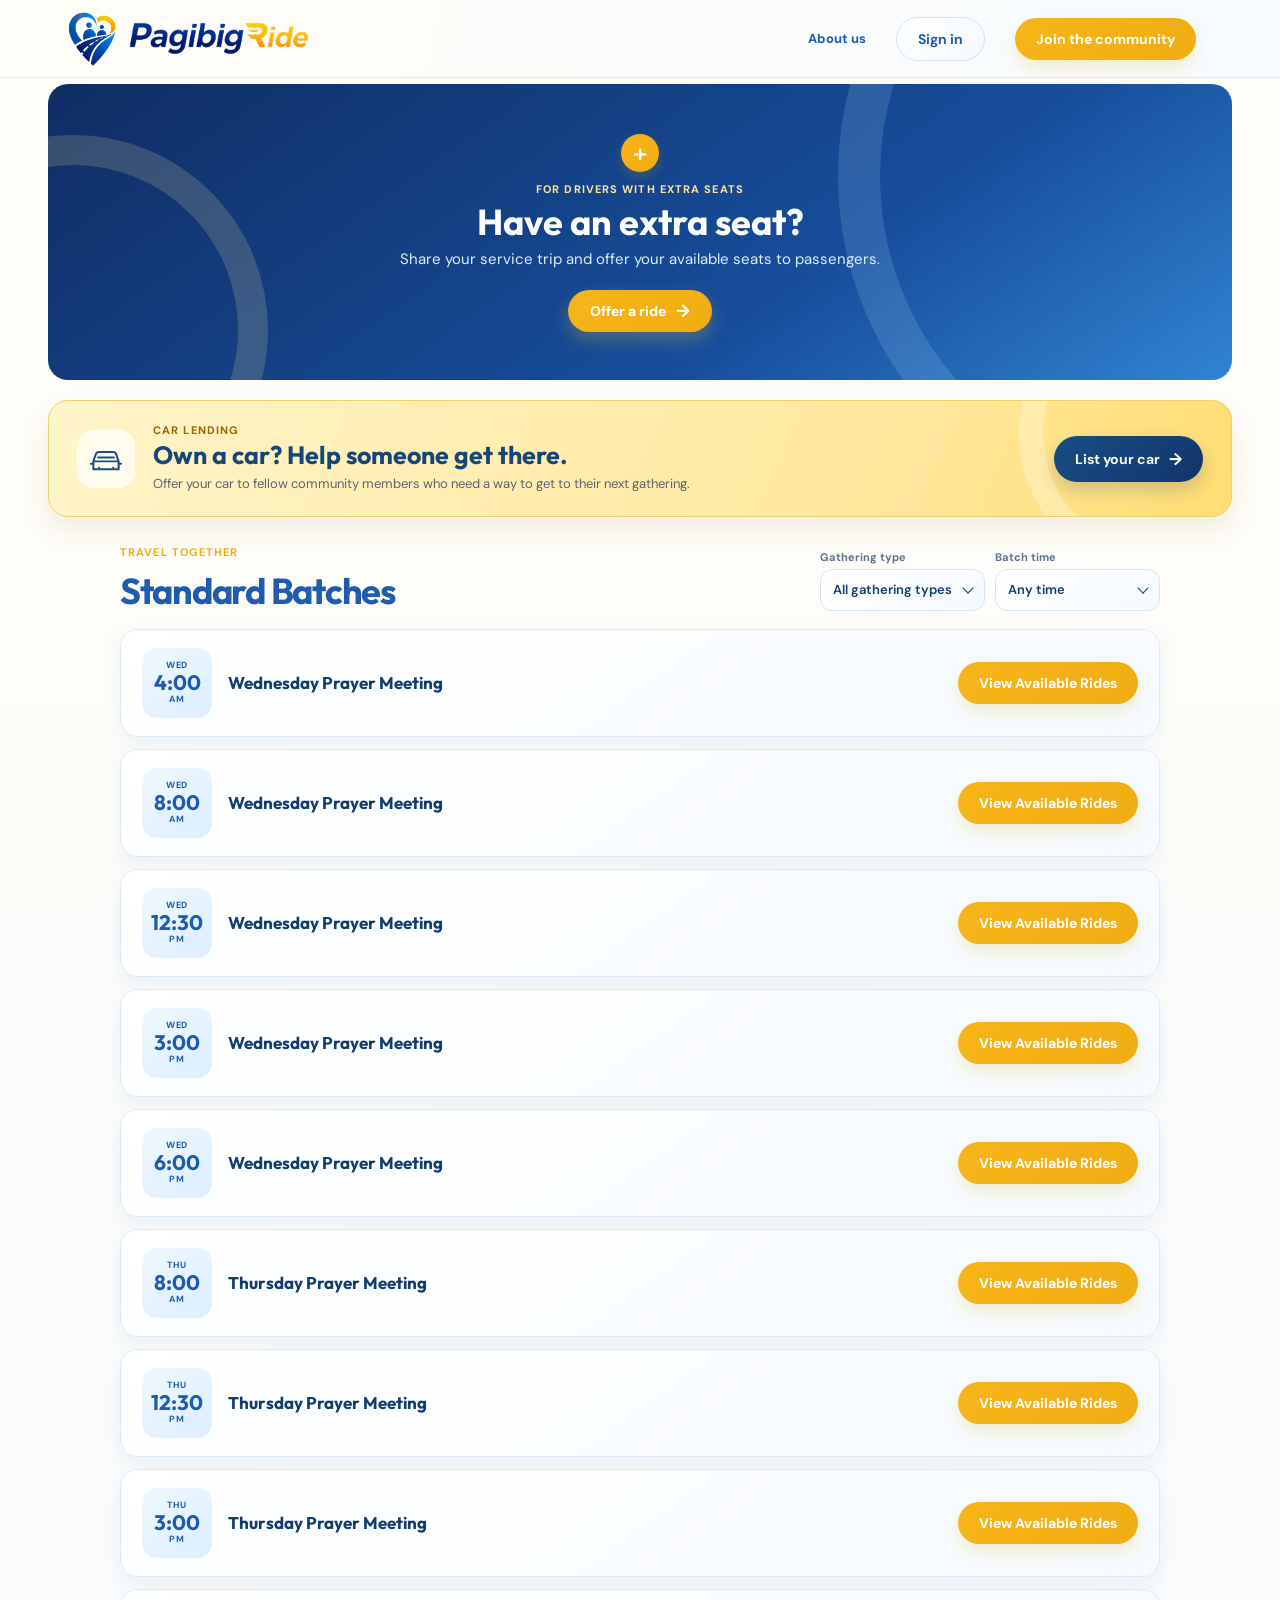
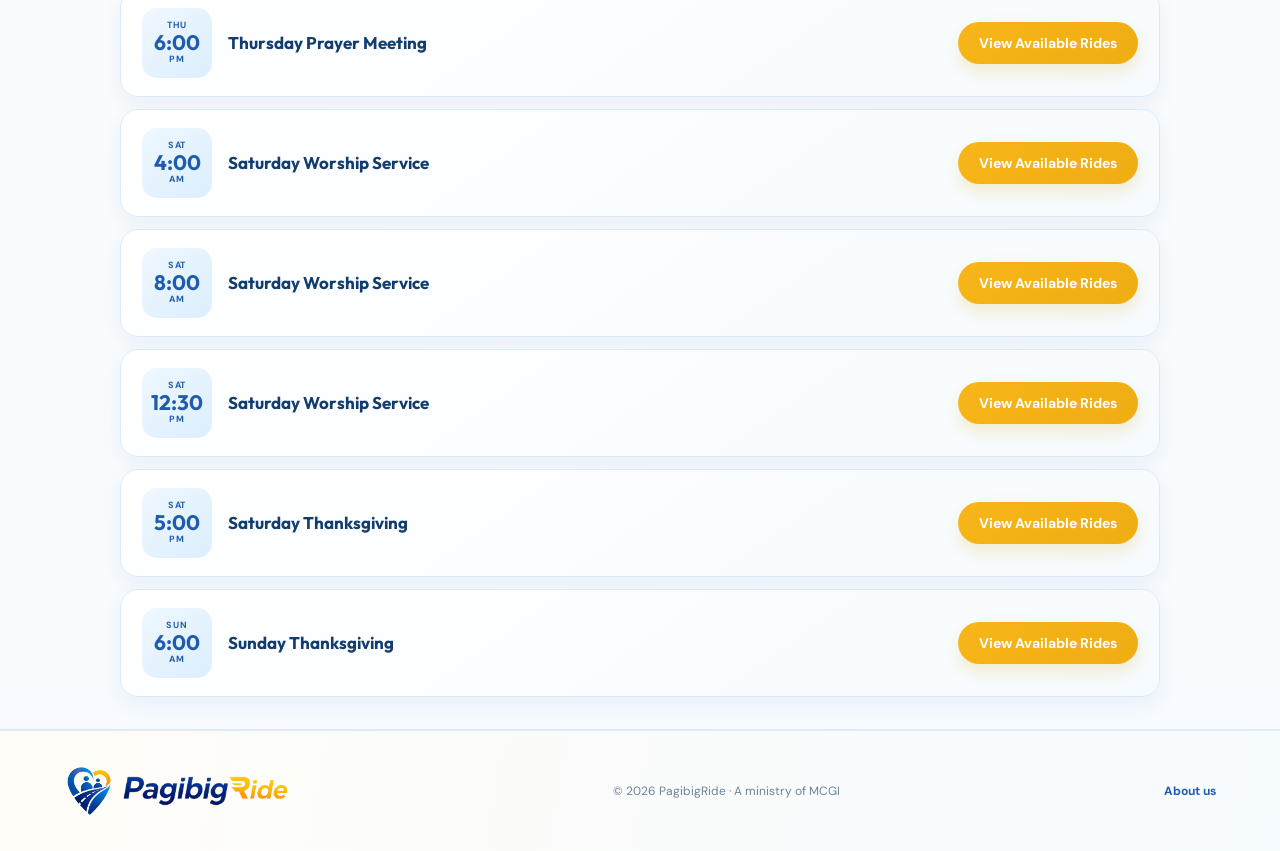
<file: index.html>
<!doctype html>
<html lang="en">

<head>
    <meta charset="UTF-8" />
    <meta name="viewport" content="width=device-width, initial-scale=1.0" />
    <title>PagibigRide — Ride together in love</title>
    <link rel="icon" type="image/png" href="pagibigride-submark.png">
    <link rel="preconnect" href="https://fonts.googleapis.com">
    <link rel="preconnect" href="https://fonts.gstatic.com" crossorigin>
    <link
        href="https://fonts.googleapis.com/css2?family=DM+Sans:wght@400;500;600;700&family=Outfit:wght@500;600;700;800&display=swap"
        rel="stylesheet">
    <link rel="stylesheet" href="style.css">
</head>

<body>
    <nav class="nav">
        <a class="brand" href="#">
            <img class="brand-logo" src="pagibigride-submark.png" alt="">
            <img class="brand-wordmark" src="pagibigride-wordmark.png" alt="PagibigRide" width="180" height="40">
        </a>
        <div class="navlinks">
            <a class="about-nav-link" href="about.html">About us</a>
            <a class="button alt" href="auth/login.html" data-guest-only>Sign in</a>
            <a class="button" href="auth/signup.html" data-guest-only>Join the community</a>
        </div>
        <details class="mobile-nav">
            <summary aria-label="Open navigation menu"><span></span><span></span><span></span></summary>
            <div class="mobile-menu-panel">
                <a href="about.html">About us</a>
                <a href="auth/login.html" data-guest-only>Sign in</a>
                <a class="mobile-menu-join" href="auth/signup.html" data-guest-only>Join the community</a>
            </div>
        </details>
        <div class="account-menu" data-account-menu hidden>
            <button class="account-avatar" type="button" data-account-avatar aria-label="Open account menu"
                aria-haspopup="true" aria-expanded="false" aria-controls="account-dropdown">
                <span data-account-initial aria-hidden="true"></span>
            </button>
            <div class="account-dropdown" id="account-dropdown" role="menu" hidden>
                <div class="account-dropdown-email" data-account-email></div>
                <button class="account-logout" type="button" role="menuitem" data-account-logout>Log out</button>
            </div>
        </div>
    </nav>
    <main>
        <section class="rides" id="rides" aria-labelledby="rides-heading">
            <div class="create-ride-area">
                <div class="create-ride-callout">
                    <span class="create-ride-icon" aria-hidden="true">+</span>
                    <div class="label">For drivers with extra seats</div>
                    <h2>Have an extra seat?</h2>
                    <p>Share your service trip and offer your available seats to passengers.</p>
                    <a class="button create-ride-trigger" href="auth/login.html" data-create-ride>Offer a ride <span
                            aria-hidden="true">→</span></a>
                </div>
            </div>
            <a class="car-lending-card" href="car-lending.html" aria-labelledby="car-lending-title">
                <div class="car-lending-icon" aria-hidden="true">
                    <svg viewBox="0 0 48 48" fill="none">
                        <path d="m8 27 3.2-9.1a4 4 0 0 1 3.8-2.7h18a4 4 0 0 1 3.8 2.7L40 27v10H8V27Z"
                            stroke="currentColor" stroke-width="2.5" stroke-linejoin="round" />
                        <path d="M10 27h28M15 35h.1M33 35h.1M8 30H5m38 0h-3M14 22h20" stroke="currentColor"
                            stroke-width="2.5" stroke-linecap="round" />
                    </svg>
                </div>
                <div class="car-lending-copy">
                    <div class="label">Car lending</div>
                    <h2 id="car-lending-title">Own a car? Help someone get there.</h2>
                    <p>Offer your car to fellow community members who need a way to get to their next gathering.</p>
                </div>
                <span class="button car-lending-action">List your car <span aria-hidden="true">→</span></span>
            </a>
            <section class="my-ride-offers" id="my-ride-offers" aria-labelledby="my-ride-offers-title" aria-live="polite" hidden>
                <div class="my-ride-offers-heading">
                    <div>
                        <div class="label">Driver dashboard</div>
                        <h2 id="my-ride-offers-title">Your ride offers</h2>
                    </div>
                    <p>Offers you create appear here.</p>
                </div>
                <div class="my-ride-offers-list" id="my-ride-offers-list"></div>
            </section>
            <section class="my-ride-offers my-accepted-rides" id="my-accepted-rides" aria-labelledby="my-accepted-rides-title" aria-live="polite" hidden>
                <div class="my-ride-offers-heading">
                    <div>
                        <div class="label">Passenger dashboard</div>
                        <h2 id="my-accepted-rides-title">Your accepted rides</h2>
                    </div>
                    <p>Rides you accept appear here.</p>
                </div>
                <div class="my-ride-offers-list" id="my-accepted-rides-list"></div>
            </section>
            <div class="rides-wrap">
                <div class="rides-heading">
                    <div>
                        <div class="label">Travel together</div>
                        <h2 class="heading" id="rides-heading">Standard Batches</h2>
                    </div>
                    <button class="batch-filter-toggle" id="batch-filter-toggle" type="button"
                        aria-label="Show batch filters" aria-expanded="false" aria-controls="batch-filters">
                        <svg aria-hidden="true" viewBox="0 0 24 24" fill="none">
                            <path d="M4 7h16M7 12h10m-7 5h4" stroke="currentColor" stroke-width="1.8"
                                stroke-linecap="round" />
                        </svg>
                        <span class="batch-filter-toggle-label">Filters</span>
                    </button>
                    <div class="batch-filters" id="batch-filters" role="group" aria-label="Filter Standard Batches">
                        <div class="batch-filter">
                            <span id="batch-type-label">Gathering type</span>
                            <button class="batch-filter-trigger" id="batch-type-filter" type="button"
                                aria-labelledby="batch-type-label batch-type-value" aria-haspopup="listbox"
                                aria-expanded="false" aria-controls="batch-type-options">
                                <span class="batch-filter-value" id="batch-type-value">All gathering types</span>
                            </button>
                            <div class="batch-filter-menu" id="batch-type-options" role="listbox"
                                aria-labelledby="batch-type-label" hidden></div>
                        </div>
                        <div class="batch-filter">
                            <span id="batch-time-label">Batch time</span>
                            <button class="batch-filter-trigger" id="batch-time-filter" type="button"
                                aria-labelledby="batch-time-label batch-time-value" aria-haspopup="listbox"
                                aria-expanded="false" aria-controls="batch-time-options">
                                <span class="batch-filter-value" id="batch-time-value">Any time</span>
                            </button>
                            <div class="batch-filter-menu" id="batch-time-options" role="listbox"
                                aria-labelledby="batch-time-label" hidden></div>
                        </div>
                    </div>
                </div>
                <article class="ride-card">
                    <div class="ride-date" aria-label="Wednesday at 4:00 AM">
                        <span>WED</span>
                        <strong>4:00</strong>
                        <span>AM</span>
                    </div>
                    <div class="ride-info">
                        <div class="ride-title-row">
                            <h3>Wednesday Prayer Meeting</h3>

                        </div>
                    </div>
                    <button class="button ride-action ride-details-button batch-drivers-button" type="button"
                        aria-haspopup="dialog" aria-controls="drivers-modal" data-ride-title="Wednesday Prayer Meeting"
                        data-ride-driver="Brother Joseph" data-ride-origin="Pasig Palengke"
                        data-ride-map-origin="Pasig Palengke, Pasig, Philippines" data-ride-destination="MCGI Chapel"
                        data-ride-map-destination="MCGI CHAPEL, XQ66+66V, Apalit, Pampanga" data-ride-vehicle="Van"
                        data-ride-seats="3 seats available">View Available Rides</button>
                </article>
                <article class="ride-card">
                    <div class="ride-date" aria-label="Wednesday at 8:00 AM">
                        <span>WED</span>
                        <strong>8:00</strong>
                        <span>AM</span>
                    </div>
                    <div class="ride-info">
                        <div class="ride-title-row">
                            <h3>Wednesday Prayer Meeting</h3>

                        </div>
                    </div>
                    <button class="button ride-action ride-details-button batch-drivers-button" type="button"
                        aria-haspopup="dialog" aria-controls="drivers-modal" data-ride-title="Wednesday Prayer Meeting"
                        data-ride-driver="Brother Joseph" data-ride-origin="Pasig Palengke"
                        data-ride-map-origin="Pasig Palengke, Pasig, Philippines" data-ride-destination="MCGI Chapel"
                        data-ride-map-destination="MCGI CHAPEL, XQ66+66V, Apalit, Pampanga" data-ride-vehicle="Van"
                        data-ride-seats="3 seats available">View Available Rides</button>
                </article>
                <article class="ride-card">
                    <div class="ride-date" aria-label="Wednesday at 12:30 PM">
                        <span>WED</span>
                        <strong>12:30</strong>
                        <span>PM</span>
                    </div>
                    <div class="ride-info">
                        <div class="ride-title-row">
                            <h3>Wednesday Prayer Meeting</h3>

                        </div>
                    </div>
                    <button class="button ride-action ride-details-button batch-drivers-button" type="button"
                        aria-haspopup="dialog" aria-controls="drivers-modal" data-ride-title="Wednesday Prayer Meeting"
                        data-ride-driver="Brother Joseph" data-ride-origin="Pasig Palengke"
                        data-ride-map-origin="Pasig Palengke, Pasig, Philippines" data-ride-destination="MCGI Chapel"
                        data-ride-map-destination="MCGI CHAPEL, XQ66+66V, Apalit, Pampanga" data-ride-vehicle="Van"
                        data-ride-seats="3 seats available">View Available Rides</button>
                </article>
                <article class="ride-card">
                    <div class="ride-date" aria-label="Wednesday at 3:00 PM">
                        <span>WED</span>
                        <strong>3:00</strong>
                        <span>PM</span>
                    </div>
                    <div class="ride-info">
                        <div class="ride-title-row">
                            <h3>Wednesday Prayer Meeting</h3>

                        </div>
                    </div>
                    <button class="button ride-action ride-details-button batch-drivers-button" type="button"
                        aria-haspopup="dialog" aria-controls="drivers-modal" data-ride-title="Wednesday Prayer Meeting"
                        data-ride-driver="Brother Joseph" data-ride-origin="Pasig Palengke"
                        data-ride-map-origin="Pasig Palengke, Pasig, Philippines" data-ride-destination="MCGI Chapel"
                        data-ride-map-destination="MCGI CHAPEL, XQ66+66V, Apalit, Pampanga" data-ride-vehicle="Van"
                        data-ride-seats="3 seats available">View Available Rides</button>
                </article>
                <article class="ride-card">
                    <div class="ride-date" aria-label="Wednesday at 6:00 PM">
                        <span>WED</span>
                        <strong>6:00</strong>
                        <span>PM</span>
                    </div>
                    <div class="ride-info">
                        <div class="ride-title-row">
                            <h3>Wednesday Prayer Meeting</h3>

                        </div>
                    </div>
                    <button class="button ride-action ride-details-button batch-drivers-button" type="button"
                        aria-haspopup="dialog" aria-controls="drivers-modal" data-ride-title="Wednesday Prayer Meeting"
                        data-ride-driver="Brother Joseph" data-ride-origin="Pasig Palengke"
                        data-ride-map-origin="Pasig Palengke, Pasig, Philippines" data-ride-destination="MCGI Chapel"
                        data-ride-map-destination="MCGI CHAPEL, XQ66+66V, Apalit, Pampanga" data-ride-vehicle="Van"
                        data-ride-seats="3 seats available">View Available Rides</button>
                </article>
                <article class="ride-card">
                    <div class="ride-date" aria-label="Thursday at 8:00 AM">
                        <span>THU</span>
                        <strong>8:00</strong>
                        <span>AM</span>
                    </div>
                    <div class="ride-info">
                        <div class="ride-title-row">
                            <h3>Thursday Prayer Meeting</h3>

                        </div>
                    </div>
                    <button class="button ride-action ride-details-button batch-drivers-button" type="button"
                        aria-haspopup="dialog" aria-controls="drivers-modal" data-ride-title="Thursday Prayer Meeting"
                        data-ride-driver="Sister Rachel" data-ride-origin="Commonwealth Market"
                        data-ride-map-origin="Commonwealth Market, Quezon City, Philippines"
                        data-ride-destination="MCGI Chapel"
                        data-ride-map-destination="MCGI CHAPEL, XQ66+66V, Apalit, Pampanga" data-ride-vehicle="Car"
                        data-ride-seats="2 seats available">View Available Rides</button>
                </article>
                <article class="ride-card">
                    <div class="ride-date" aria-label="Thursday at 12:30 PM">
                        <span>THU</span>
                        <strong>12:30</strong>
                        <span>PM</span>
                    </div>
                    <div class="ride-info">
                        <div class="ride-title-row">
                            <h3>Thursday Prayer Meeting</h3>

                        </div>
                    </div>
                    <button class="button ride-action ride-details-button batch-drivers-button" type="button"
                        aria-haspopup="dialog" aria-controls="drivers-modal" data-ride-title="Thursday Prayer Meeting"
                        data-ride-driver="Sister Rachel" data-ride-origin="Commonwealth Market"
                        data-ride-map-origin="Commonwealth Market, Quezon City, Philippines"
                        data-ride-destination="MCGI Chapel"
                        data-ride-map-destination="MCGI CHAPEL, XQ66+66V, Apalit, Pampanga" data-ride-vehicle="Car"
                        data-ride-seats="2 seats available">View Available Rides</button>
                </article>
                <article class="ride-card">
                    <div class="ride-date" aria-label="Thursday at 3:00 PM">
                        <span>THU</span>
                        <strong>3:00</strong>
                        <span>PM</span>
                    </div>
                    <div class="ride-info">
                        <div class="ride-title-row">
                            <h3>Thursday Prayer Meeting</h3>

                        </div>
                    </div>
                    <button class="button ride-action ride-details-button batch-drivers-button" type="button"
                        aria-haspopup="dialog" aria-controls="drivers-modal" data-ride-title="Thursday Prayer Meeting"
                        data-ride-driver="Sister Rachel" data-ride-origin="Commonwealth Market"
                        data-ride-map-origin="Commonwealth Market, Quezon City, Philippines"
                        data-ride-destination="MCGI Chapel"
                        data-ride-map-destination="MCGI CHAPEL, XQ66+66V, Apalit, Pampanga" data-ride-vehicle="Car"
                        data-ride-seats="2 seats available">View Available Rides</button>
                </article>
                <article class="ride-card">
                    <div class="ride-date" aria-label="Thursday at 6:00 PM">
                        <span>THU</span>
                        <strong>6:00</strong>
                        <span>PM</span>
                    </div>
                    <div class="ride-info">
                        <div class="ride-title-row">
                            <h3>Thursday Prayer Meeting</h3>

                        </div>
                    </div>
                    <button class="button ride-action ride-details-button batch-drivers-button" type="button"
                        aria-haspopup="dialog" aria-controls="drivers-modal" data-ride-title="Thursday Prayer Meeting"
                        data-ride-driver="Sister Rachel" data-ride-origin="Commonwealth Market"
                        data-ride-map-origin="Commonwealth Market, Quezon City, Philippines"
                        data-ride-destination="MCGI Chapel"
                        data-ride-map-destination="MCGI CHAPEL, XQ66+66V, Apalit, Pampanga" data-ride-vehicle="Car"
                        data-ride-seats="2 seats available">View Available Rides</button>
                </article>
                <article class="ride-card">
                    <div class="ride-date" aria-label="Saturday at 4:00 AM">
                        <span>SAT</span>
                        <strong>4:00</strong>
                        <span>AM</span>
                    </div>
                    <div class="ride-info">
                        <div class="ride-title-row">
                            <h3>Saturday Worship Service</h3>

                        </div>
                    </div>
                    <button class="button ride-action ride-details-button batch-drivers-button" type="button"
                        aria-haspopup="dialog" aria-controls="drivers-modal" data-ride-title="Saturday Worship Service"
                        data-ride-driver="Brother Daniel" data-ride-origin="SM City Cubao"
                        data-ride-map-origin="SM City Cubao, Quezon City, Philippines"
                        data-ride-destination="MCGI Chapel"
                        data-ride-map-destination="MCGI CHAPEL, XQ66+66V, Apalit, Pampanga" data-ride-vehicle="Van"
                        data-ride-seats="2 seats available">View Available Rides</button>
                </article>
                <article class="ride-card">
                    <div class="ride-date" aria-label="Saturday at 8:00 AM">
                        <span>SAT</span>
                        <strong>8:00</strong>
                        <span>AM</span>
                    </div>
                    <div class="ride-info">
                        <div class="ride-title-row">
                            <h3>Saturday Worship Service</h3>

                        </div>
                    </div>
                    <button class="button ride-action ride-details-button batch-drivers-button" type="button"
                        aria-haspopup="dialog" aria-controls="drivers-modal" data-ride-title="Saturday Worship Service"
                        data-ride-driver="Brother Daniel" data-ride-origin="SM City Cubao"
                        data-ride-map-origin="SM City Cubao, Quezon City, Philippines"
                        data-ride-destination="MCGI Chapel"
                        data-ride-map-destination="MCGI CHAPEL, XQ66+66V, Apalit, Pampanga" data-ride-vehicle="Van"
                        data-ride-seats="2 seats available">View Available Rides</button>
                </article>
                <article class="ride-card">
                    <div class="ride-date" aria-label="Saturday at 12:30 PM">
                        <span>SAT</span>
                        <strong>12:30</strong>
                        <span>PM</span>
                    </div>
                    <div class="ride-info">
                        <div class="ride-title-row">
                            <h3>Saturday Worship Service</h3>

                        </div>
                    </div>
                    <button class="button ride-action ride-details-button batch-drivers-button" type="button"
                        aria-haspopup="dialog" aria-controls="drivers-modal" data-ride-title="Saturday Worship Service"
                        data-ride-driver="Brother Daniel" data-ride-origin="SM City Cubao"
                        data-ride-map-origin="SM City Cubao, Quezon City, Philippines"
                        data-ride-destination="MCGI Chapel"
                        data-ride-map-destination="MCGI CHAPEL, XQ66+66V, Apalit, Pampanga" data-ride-vehicle="Van"
                        data-ride-seats="2 seats available">View Available Rides</button>
                </article>
                <article class="ride-card">
                    <div class="ride-date" aria-label="Saturday at 5:00 PM">
                        <span>SAT</span>
                        <strong>5:00</strong>
                        <span>PM</span>
                    </div>
                    <div class="ride-info">
                        <div class="ride-title-row">
                            <h3>Saturday Thanksgiving</h3>

                        </div>
                    </div>
                    <button class="button ride-action ride-details-button batch-drivers-button" type="button"
                        aria-haspopup="dialog" aria-controls="drivers-modal" data-ride-title="Saturday Thanksgiving"
                        data-ride-driver="Sister Rachel" data-ride-origin="SM City Cubao"
                        data-ride-map-origin="SM City Cubao, Quezon City, Philippines"
                        data-ride-destination="Quezon City Locale"
                        data-ride-map-destination="MCGI CHAPEL, XQ66+66V, Apalit, Pampanga" data-ride-vehicle="Car"
                        data-ride-seats="2 seats available">View Available Rides</button>
                </article>
                <article class="ride-card">
                    <div class="ride-date" aria-label="Sunday at 6:00 AM">
                        <span>SUN</span>
                        <strong>6:00</strong>
                        <span>AM</span>
                    </div>
                    <div class="ride-info">
                        <div class="ride-title-row">
                            <h3>Sunday Thanksgiving</h3>

                        </div>
                    </div>
                    <button class="button ride-action ride-details-button batch-drivers-button" type="button"
                        aria-haspopup="dialog" aria-controls="drivers-modal" data-ride-title="Sunday Thanksgiving"
                        data-ride-driver="Jonathan" data-ride-origin="Ayala MRT Station"
                        data-ride-map-origin="Ayala MRT Station, Makati, Philippines"
                        data-ride-destination="Makati Community Hall"
                        data-ride-map-destination="MCGI CHAPEL, XQ66+66V, Apalit, Pampanga"
                        data-ride-vehicle="Motorcycle" data-ride-seats="1 seat available">View Available Rides</button>
                </article>
                <p class="batch-filter-empty" id="batch-filter-empty" role="status" hidden>No gatherings match these filters.</p>
            </div>
        </section>
    </main>
    <footer class="footer">
        <a class="brand" href="#">
            <img class="brand-logo" src="pagibigride-submark.png" alt="">
            <img class="brand-wordmark" src="pagibigride-wordmark.png" alt="PagibigRide" width="165" height="34">
        </a>
        <span>© 2026 PagibigRide · A ministry of MCGI</span>
        <a class="footer-link" href="about.html">About us</a>
    </footer>

    <dialog class="drivers-modal" id="drivers-modal" aria-labelledby="drivers-modal-title">
        <div class="drivers-modal-heading">
            <div>
                <div class="label">Available drivers</div>
                <h2 id="drivers-modal-title">Drivers for this ride</h2>
                <p id="drivers-modal-subtitle"></p>
            </div>
            <button class="ride-modal-close drivers-modal-close" type="button"
                aria-label="Close available drivers">×</button>
        </div>
        <div class="available-driver-list" id="available-driver-list"></div>
    </dialog>
    <dialog class="ride-modal" id="ride-modal" aria-labelledby="ride-modal-title">
        <div class="ride-modal-heading">
            <div>
                <div class="label">Ride details</div>
                <h2 id="ride-modal-title"></h2>
            </div>
            <button class="button ride-modal-request" type="button">Accept ride</button>
            <button class="ride-modal-close" type="button" aria-label="Close ride details">×</button>
        </div>
        <div class="ride-modal-layout">
            <section class="ride-modal-route" aria-label="Ride information and route">
                <div class="ride-detail-grid">
                    <div class="ride-detail-item"><strong>Pickup point</strong><span id="ride-modal-origin"></span>
                    </div>
                    <div class="ride-detail-item"><strong>Destination</strong><span id="ride-modal-destination"></span>
                    </div>
                    <div class="ride-detail-item" id="ride-modal-vehicle-item"><strong>Type of vehicle</strong><span id="ride-modal-vehicle"></span></div>
                    <div class="ride-detail-item"><strong>Seats available</strong><span id="ride-modal-seats"></span></div>
                    <div class="ride-detail-item"><strong>Standard batch</strong><span id="ride-modal-schedule"></span></div>
                </div>
                <div class="ride-map-heading">
                    <strong>Route</strong>
                    <a id="ride-modal-map-link" href="#" target="_blank" rel="noopener noreferrer">Open in Google Maps
                        ↗</a>
                </div>
                <iframe class="ride-map" id="ride-modal-map" title="Route to ride destination" loading="lazy"
                    referrerpolicy="no-referrer-when-downgrade"></iframe>
            </section>
            <section class="driver-chat" aria-labelledby="driver-chat-heading">
                <div class="driver-chat-heading">
                    <div>
                        <h3 id="driver-chat-heading">Message <span id="ride-modal-driver">the driver</span></h3>
                        <p>Ask a question about this ride.</p>
                    </div>
                </div>
                <div class="driver-chat-locked" id="driver-chat-locked" hidden>
                    <p>Sign in to message this driver.</p>
                    <a class="button chat-login" href="auth/login.html">Sign in to continue</a>
                </div>
                <div class="driver-chat-content" id="driver-chat-content" hidden>
                    <div class="chat-messages" id="chat-messages" role="log" aria-live="polite"
                        aria-relevant="additions text"></div>
                    <form class="chat-compose" id="chat-form">
                        <label class="visually-hidden" for="chat-input">Message the driver</label>
                        <input id="chat-input" name="message" type="text" maxlength="300"
                            placeholder="Write a message..." autocomplete="off" required>
                        <button class="button chat-send" type="submit">Send</button>
                    </form>
                </div>
            </section>
        </div>
    </dialog>
    <dialog class="create-ride-modal" id="create-ride-modal" aria-labelledby="create-ride-title">
        <div class="create-ride-heading">
            <div>
                <div class="label">Driver ride offer</div>
                <h2 id="create-ride-title">Offer a ride</h2>
                <p>Share your service route and the seats you have available. Passengers can find your offer in the matching batch.</p>
            </div>
            <button class="ride-modal-close create-ride-close" type="button" aria-label="Close create ride">×</button>
        </div>
        <form id="create-ride-form" class="create-ride-form">
            <div class="create-ride-fields">
                <div class="field"><label for="ride-title">Service</label><select id="ride-title" name="title" required>
                        <option value="" selected disabled>Choose a standard service</option>
                        <option>Wednesday Prayer Meeting</option>
                        <option>Thursday Prayer Meeting</option>
                        <option>Saturday Worship Service</option>
                        <option>Saturday Thanksgiving</option>
                        <option>Sunday Thanksgiving</option>
                    </select></div>
                <div class="field"><label for="ride-vehicle">Type of vehicle</label><select id="ride-vehicle"
                        name="vehicle" required>
                        <option value="" selected disabled>Choose a vehicle</option>
                        <option>Car</option>
                        <option>SUV</option>
                        <option>Van</option>
                        <option>Motorcycle</option>
                        <option>Other</option>
                    </select></div>
                <div class="field"><label for="ride-batch">Standard batch</label><select id="ride-batch" name="batch"
                        required disabled>
                        <option value="" selected disabled>Choose a service first</option>
                    </select></div>
                <div class="field location-autocomplete">
                    <label for="ride-origin">Pickup location</label>
                    <input id="ride-origin" name="origin" type="text" placeholder="Start typing a place or address"
                        autocomplete="off" role="combobox" aria-autocomplete="list" aria-expanded="false"
                        aria-controls="pickup-location-suggestions" required>
                    <div class="location-suggestions" id="pickup-location-suggestions" role="listbox" hidden></div>
                </div>
                <div class="field"><label for="ride-destination">Destination</label><input id="ride-destination"
                        name="destination" type="text" value="MCGI Chapel, XQ66+66V, Apalit, Pampanga" readonly required
                        aria-label="Fixed destination: MCGI Chapel, Apalit, Pampanga"></div>
                <div class="field"><label for="ride-seats">Available seats</label><select id="ride-seats"
                        name="availableSeats" required>
                        <option value="1">1 seat available</option>
                        <option value="2">2 seats available</option>
                        <option value="3">3 seats available</option>
                        <option value="4">4 seats available</option>
                    </select></div>
            </div>
            <section class="create-ride-route" aria-labelledby="create-route-title">
                <div class="ride-map-heading"><strong id="create-route-title">Route preview</strong><a
                        id="create-ride-map-link" href="#" aria-disabled="true" target="_blank"
                        rel="noopener noreferrer">Open in Google Maps ↗</a></div>
                <p id="create-route-hint">Enter a pickup and destination to preview the route here or open it in Google
                    Maps.</p>
                <iframe class="ride-map create-ride-map" id="create-ride-map"
                    title="Preview of your pickup and destination route" loading="eager"
                    referrerpolicy="no-referrer-when-downgrade"></iframe>
            </section>
            <div class="create-ride-footer">
                <p id="create-ride-message" role="status" aria-live="polite"></p><button class="button"
                    type="submit">Post ride offer</button>
            </div>
        </form>
    </dialog>
    <a class="create-ride-fab" href="auth/login.html" data-create-ride aria-label="Create a ride" title="Create a ride">
        <span aria-hidden="true">+</span>
    </a>
    <script src="scroll-fab.js"></script>
    <script src="app.js"></script>
    <script src="ride-details.js"></script>
    <script src="batch-filters.js"></script>
    <script src="ride-requests.js"></script>
</body>

</html>
</file>
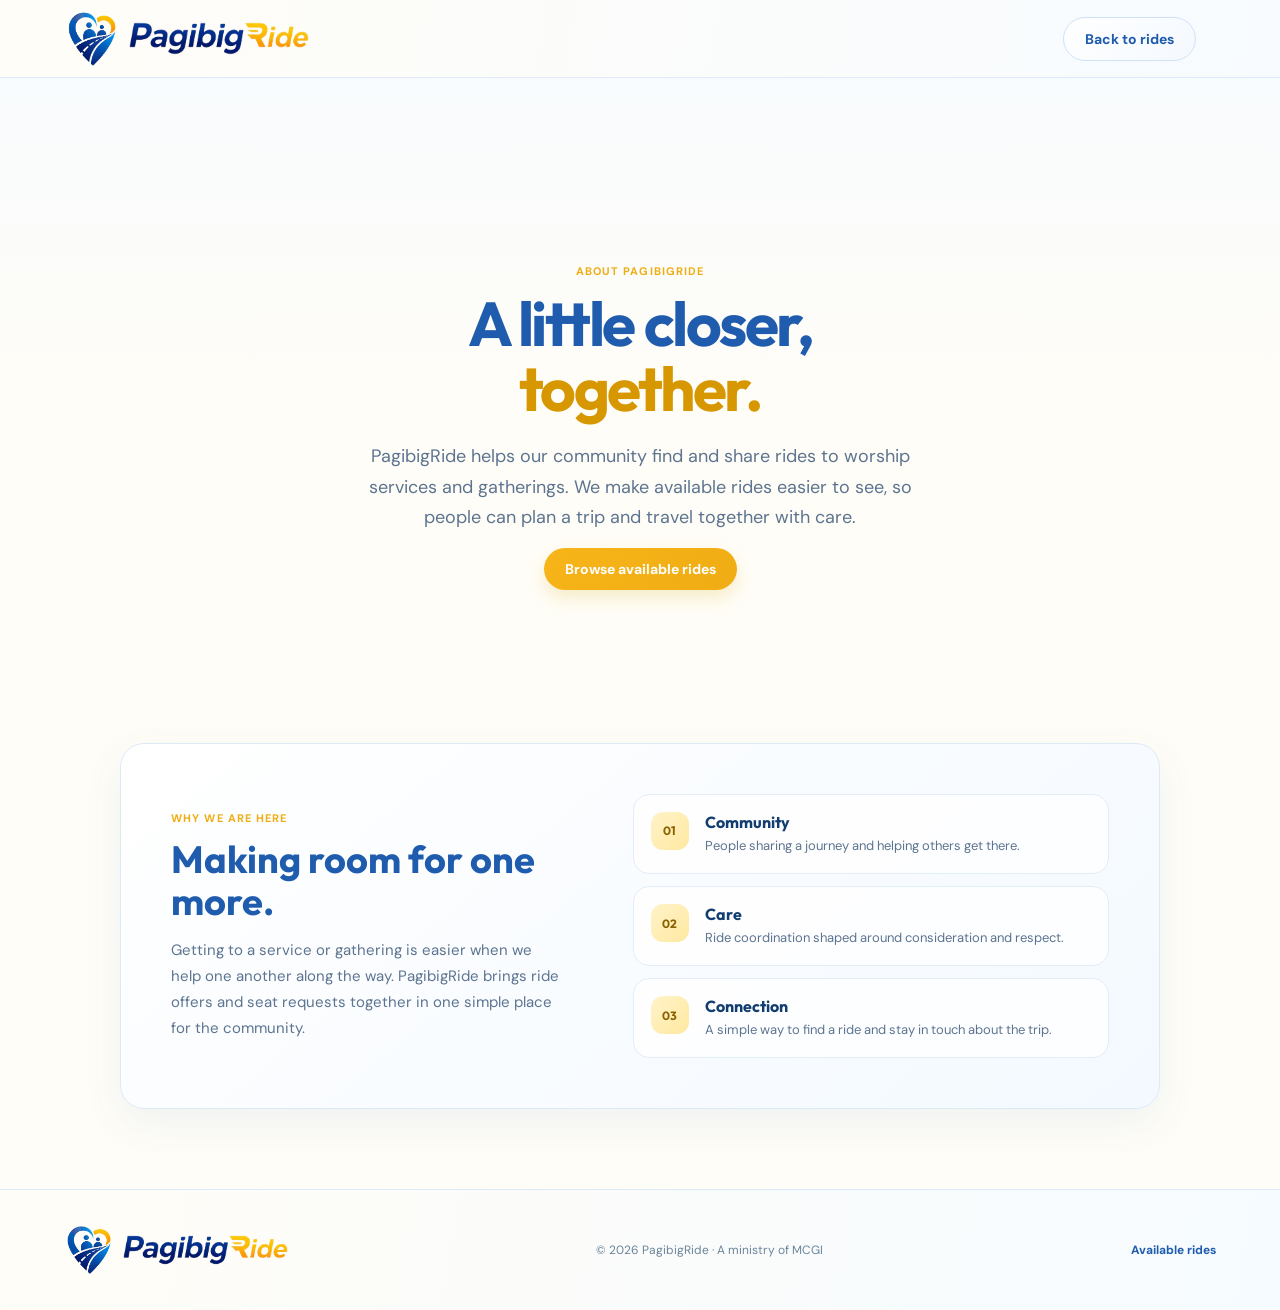
<file: about.html>
<!doctype html>
<html lang="en">

<head>
    <meta charset="UTF-8">
    <meta name="viewport" content="width=device-width, initial-scale=1.0">
    <meta name="theme-color" content="#f7fbff">
    <meta name="description" content="Learn about PagibigRide, a community ride-sharing project for worship services and gatherings.">
    <title>About us — PagibigRide</title>
    <link rel="icon" type="image/png" href="pagibigride-submark.png">
    <link rel="preconnect" href="https://fonts.googleapis.com">
    <link rel="preconnect" href="https://fonts.gstatic.com" crossorigin>
    <link href="https://fonts.googleapis.com/css2?family=DM+Sans:wght@400;500;600;700&family=Outfit:wght@500;600;700;800&display=swap" rel="stylesheet">
    <link rel="stylesheet" href="style.css">
</head>

<body class="about-page">
    <nav class="nav" aria-label="Main navigation">
        <a class="brand" href="index.html" aria-label="PagibigRide home">
            <img class="brand-logo" src="pagibigride-submark.png" alt="">
            <img class="brand-wordmark" src="pagibigride-wordmark.png" alt="PagibigRide" width="180" height="40">
        </a>
        <div class="navlinks">
            <a class="button alt" href="index.html">Back to rides</a>
        </div>
        <details class="mobile-nav">
            <summary aria-label="Open navigation menu"><span></span><span></span><span></span></summary>
            <div class="mobile-menu-panel">
                <a href="index.html">Back to rides</a>
            </div>
        </details>
    </nav>

    <main class="about-main">
        <section class="about-intro" aria-labelledby="about-heading">
            <p class="label">About PagibigRide</p>
            <h1 id="about-heading">A little closer, <em>together.</em></h1>
            <p class="about-lede">PagibigRide helps our community find and share rides to worship services and gatherings. We make available rides easier to see, so people can plan a trip and travel together with care.</p>
            <a class="button" href="index.html#rides">Browse available rides</a>
        </section>

        <section class="about-purpose" aria-labelledby="purpose-heading">
            <div class="about-purpose-copy">
                <p class="label">Why we are here</p>
                <h2 id="purpose-heading">Making room for one more.</h2>
                <p>Getting to a service or gathering is easier when we help one another along the way. PagibigRide brings ride offers and seat requests together in one simple place for the community.</p>
            </div>
            <div class="about-principles" aria-label="PagibigRide principles">
                <article class="about-principle">
                    <span class="about-principle-mark" aria-hidden="true">01</span>
                    <div><h3>Community</h3><p>People sharing a journey and helping others get there.</p></div>
                </article>
                <article class="about-principle">
                    <span class="about-principle-mark" aria-hidden="true">02</span>
                    <div><h3>Care</h3><p>Ride coordination shaped around consideration and respect.</p></div>
                </article>
                <article class="about-principle">
                    <span class="about-principle-mark" aria-hidden="true">03</span>
                    <div><h3>Connection</h3><p>A simple way to find a ride and stay in touch about the trip.</p></div>
                </article>
            </div>
        </section>
    </main>

    <footer class="footer">
        <a class="brand" href="index.html" aria-label="PagibigRide home">
            <img class="brand-logo" src="pagibigride-submark.png" alt="">
            <img class="brand-wordmark" src="pagibigride-wordmark.png" alt="PagibigRide" width="165" height="34">
        </a>
        <span>© 2026 PagibigRide · A ministry of MCGI</span>
        <a class="footer-link" href="index.html#rides">Available rides</a>
    </footer>
</body>

</html>
</file>
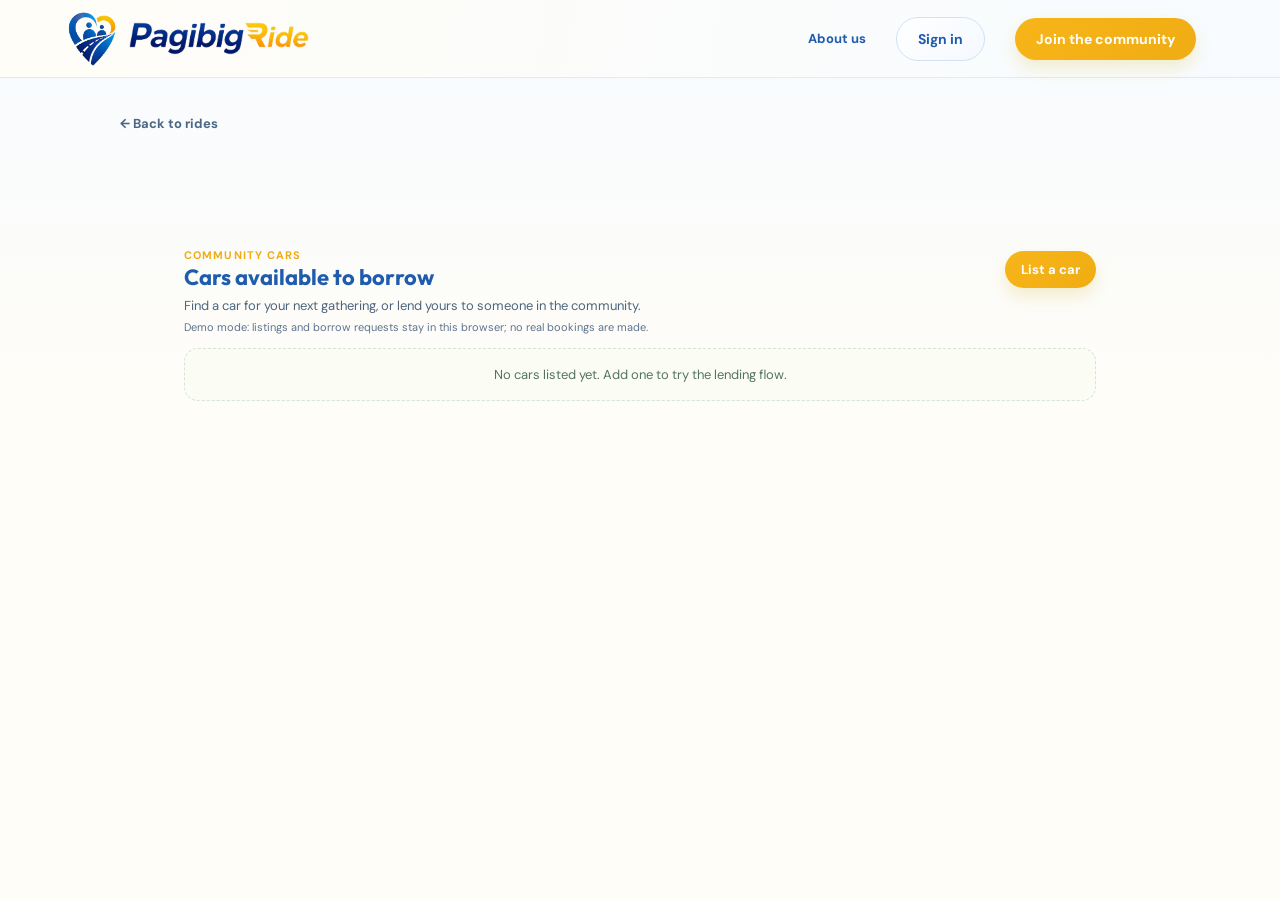
<file: car-lending.html>
<!doctype html>
<html lang="en">

<head>
    <meta charset="UTF-8">
    <meta name="viewport" content="width=device-width, initial-scale=1.0">
    <meta name="theme-color" content="#f7fbff">
    <meta name="description"
        content="Share a car with the PagibigRide community or find a car to borrow for a gathering.">
    <title>Car lending — PagibigRide</title>
    <link rel="icon" type="image/png" href="pagibigride-submark.png">
    <link rel="preconnect" href="https://fonts.googleapis.com">
    <link rel="preconnect" href="https://fonts.gstatic.com" crossorigin>
    <link
        href="https://fonts.googleapis.com/css2?family=DM+Sans:wght@400;500;600;700&family=Outfit:wght@500;600;700;800&display=swap"
        rel="stylesheet">
    <link rel="stylesheet" href="style.css">
</head>

<body class="car-lending-page">
    <nav class="nav" aria-label="Main navigation">
        <a class="brand" href="index.html" aria-label="PagibigRide home">
            <img class="brand-logo" src="pagibigride-submark.png" alt="">
            <img class="brand-wordmark" src="pagibigride-wordmark.png" alt="PagibigRide" width="180" height="40">
        </a>
        <div class="navlinks">
            <a class="about-nav-link" href="about.html">About us</a>
            <a class="button alt" href="auth/login.html" data-guest-only>Sign in</a>
            <a class="button" href="auth/signup.html" data-guest-only>Join the community</a>
        </div>
        <details class="mobile-nav">
            <summary aria-label="Open navigation menu"><span></span><span></span><span></span></summary>
            <div class="mobile-menu-panel">
                <a href="about.html">About us</a>
                <a href="auth/login.html" data-guest-only>Sign in</a>
                <a class="mobile-menu-join" href="auth/signup.html" data-guest-only>Join the community</a>
            </div>
        </details>
        <div class="account-menu" data-account-menu hidden>
            <button class="account-avatar" type="button" data-account-avatar aria-label="Open account menu"
                aria-haspopup="true" aria-expanded="false" aria-controls="account-dropdown">
                <span data-account-initial aria-hidden="true"></span>
            </button>
            <div class="account-dropdown" id="account-dropdown" role="menu" hidden>
                <div class="account-dropdown-email" data-account-email></div>
                <button class="account-logout" type="button" role="menuitem" data-account-logout>Log out</button>
            </div>
        </div>
    </nav>

    <main class="car-lending-main">
        <a class="car-lending-back" href="index.html#rides">← Back to rides</a>
        <section class="car-lendings" id="car-lendings" aria-labelledby="car-lendings-title">
            <div class="car-lendings-heading">
                <div>
                    <div class="label">Community cars</div>
                    <h1 id="car-lendings-title">Cars available to borrow</h1>
                </div>
                <button class="button car-lending-add" type="button" data-car-lending-open aria-haspopup="dialog"
                    aria-controls="car-lending-modal">List a car</button>
            </div>
            <p class="car-lendings-intro">Find a car for your next gathering, or lend yours to someone in the community.
            </p>
            <p class="car-lendings-demo-note">Demo mode: listings and borrow requests stay in this browser; no real
                bookings are made.</p>
            <p class="car-lendings-empty" id="car-lendings-empty" role="status">No cars listed yet. Add one to try the
                lending flow.</p>
            <p class="car-lendings-status" id="car-lendings-status" role="status" aria-live="polite"></p>
            <div class="car-lendings-list" id="car-lendings-list"></div>
        </section>

        <dialog class="create-ride-modal car-lending-modal" id="car-lending-modal"
            aria-labelledby="car-lending-form-title">
            <div class="create-ride-heading">
                <div>
                    <div class="label">Car lending · demo</div>
                    <h2 id="car-lending-form-title">List your car</h2>
                    <p>Share your car, pickup spot, and when it is available.</p>
                </div>
                <button class="ride-modal-close car-lending-close" type="button"
                    aria-label="Close car listing form">×</button>
            </div>
            <form class="car-lending-form" id="car-lending-form">
                <div class="car-lending-fields">
                    <div class="field">
                        <label for="car-make">Brand</label>
                        <input id="car-make" name="make" type="text" placeholder="e.g. Toyota" maxlength="40" required>
                    </div>
                    <div class="field">
                        <label for="car-model">Model</label>
                        <input id="car-model" name="model" type="text" placeholder="e.g. Vios" maxlength="50" required>
                    </div>
                    <div class="field location-autocomplete car-pickup-autocomplete">
                        <label for="car-area">Pickup area</label>
                        <input id="car-area" name="area" type="text" placeholder="Start typing a place or address"
                            maxlength="120" autocomplete="off" role="combobox" aria-autocomplete="list"
                            aria-expanded="false" aria-controls="car-pickup-suggestions" required>
                        <div class="location-suggestions" id="car-pickup-suggestions" role="listbox" hidden></div>
                    </div>
                    <div class="field">
                        <label for="car-availability">Availability</label>
                        <select id="car-availability" name="availability" required>
                            <option value="" selected disabled>Choose availability</option>
                            <option>Weekdays</option>
                            <option>Weekends</option>
                            <option>Any day</option>
                            <option>By arrangement</option>
                        </select>
                    </div>
                </div>
                <section class="car-pickup-map-panel" aria-labelledby="car-pickup-map-title">
                    <div class="ride-map-heading">
                        <strong id="car-pickup-map-title">Pickup location map</strong>
                        <a class="car-pickup-map-link" id="car-pickup-map-link" href="#" aria-disabled="true"
                            target="_blank" rel="noopener noreferrer">Open in Google Maps ↗</a>
                    </div>
                    <p id="car-pickup-map-hint" role="status">Choose a suggested pickup place to preview it on the map.
                    </p>
                    <iframe class="ride-map car-pickup-map" id="car-pickup-map"
                        title="Map preview of the selected pickup area" loading="lazy"
                        referrerpolicy="no-referrer-when-downgrade" hidden></iframe>
                </section>
                <div class="car-lending-form-footer">
                    <p>Demo listing only · no bookings are made.</p>
                    <button class="button" type="submit">Publish listing</button>
                </div>
            </form>
        </dialog>
    </main>

    <script src="app.js"></script>
    <script src="car-lending.js"></script>
</body>

</html>
</file>
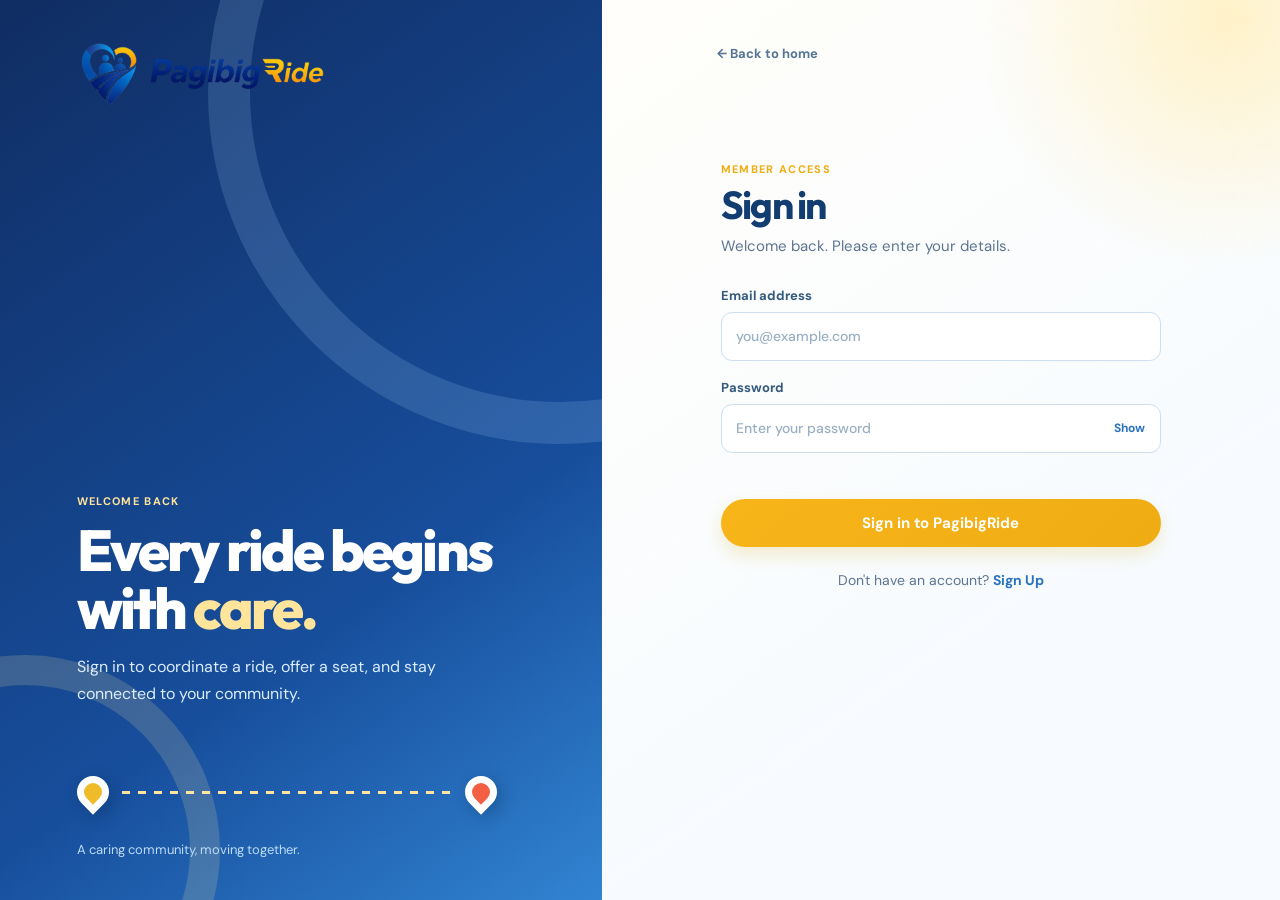
<file: auth/login.html>
<!doctype html>
<html lang="en">

<head>
    <meta charset="UTF-8">
    <meta name="viewport" content="width=device-width, initial-scale=1.0">
    <title>Sign in — PagibigRide</title>
    <link rel="icon" type="image/png" href="../pagibigride-submark.png">
    <link rel="preconnect" href="https://fonts.googleapis.com">
    <link rel="preconnect" href="https://fonts.gstatic.com" crossorigin>
    <link
        href="https://fonts.googleapis.com/css2?family=DM+Sans:wght@400;500;600;700&family=Outfit:wght@500;600;700;800&display=swap"
        rel="stylesheet">
    <link rel="stylesheet" href="../style.css">
    <link rel="stylesheet" href="auth.css">
</head>

<body class="auth-page">
    <main class="auth-layout">
        <section class="auth-welcome" aria-label="Welcome to PagibigRide">
            <a class="brand auth-brand" href="../index.html" aria-label="Back to PagibigRide home">
                <img class="brand-logo" src="../pagibigride-submark.png" alt="">
            <img class="brand-wordmark" src="../pagibigride-wordmark.png" alt="PagibigRide">
            </a>
            <div class="welcome-copy">
                <p class="eyebrow">WELCOME BACK</p>
                <h1>Every ride begins with <em>care.</em></h1>
                <p>Sign in to coordinate a ride, offer a seat, and stay connected to your community.</p>
            </div>
            <div class="welcome-route" aria-hidden="true">
                <span class="route-pin start"></span><span class="route-line"></span><span class="route-pin end"></span>
            </div>
            <p class="welcome-note">A caring community, moving together.</p>
        </section>

        <section class="auth-panel">
            <a class="back-link" href="../index.html">← Back to home</a>
            <div class="form-wrap">
                <div class="form-heading">
                    <p class="eyebrow">MEMBER ACCESS</p>
                    <h2>Sign in</h2>
                    <p>Welcome back. Please enter your details.</p>
                </div>
                <form id="login-form" novalidate>
                    <div class="field">
                        <label for="login-email">Email address</label>
                        <input id="login-email" name="email" type="email" autocomplete="email"
                            placeholder="you@example.com" required>
                    </div>
                    <div class="field">
                        <div class="label-row"><label for="login-password">Password</label></div>
                        <div class="password-field">
                            <input id="login-password" name="password" type="password" autocomplete="current-password"
                                placeholder="Enter your password" required>
                            <button class="password-toggle" type="button" aria-label="Show password"
                                aria-pressed="false">Show</button>
                        </div>
                    </div>
                    <p class="form-message" id="login-message" role="alert" aria-live="polite"></p>
                    <button class="button auth-submit" type="submit">Sign in to PagibigRide</button>
                </form>
                <p class="auth-switch">Don't have an account? <a href="signup.html">Sign Up</a></p>
            </div>
        </section>
    </main>
    <script src="auth.js"></script>
</body>

</html>
</file>
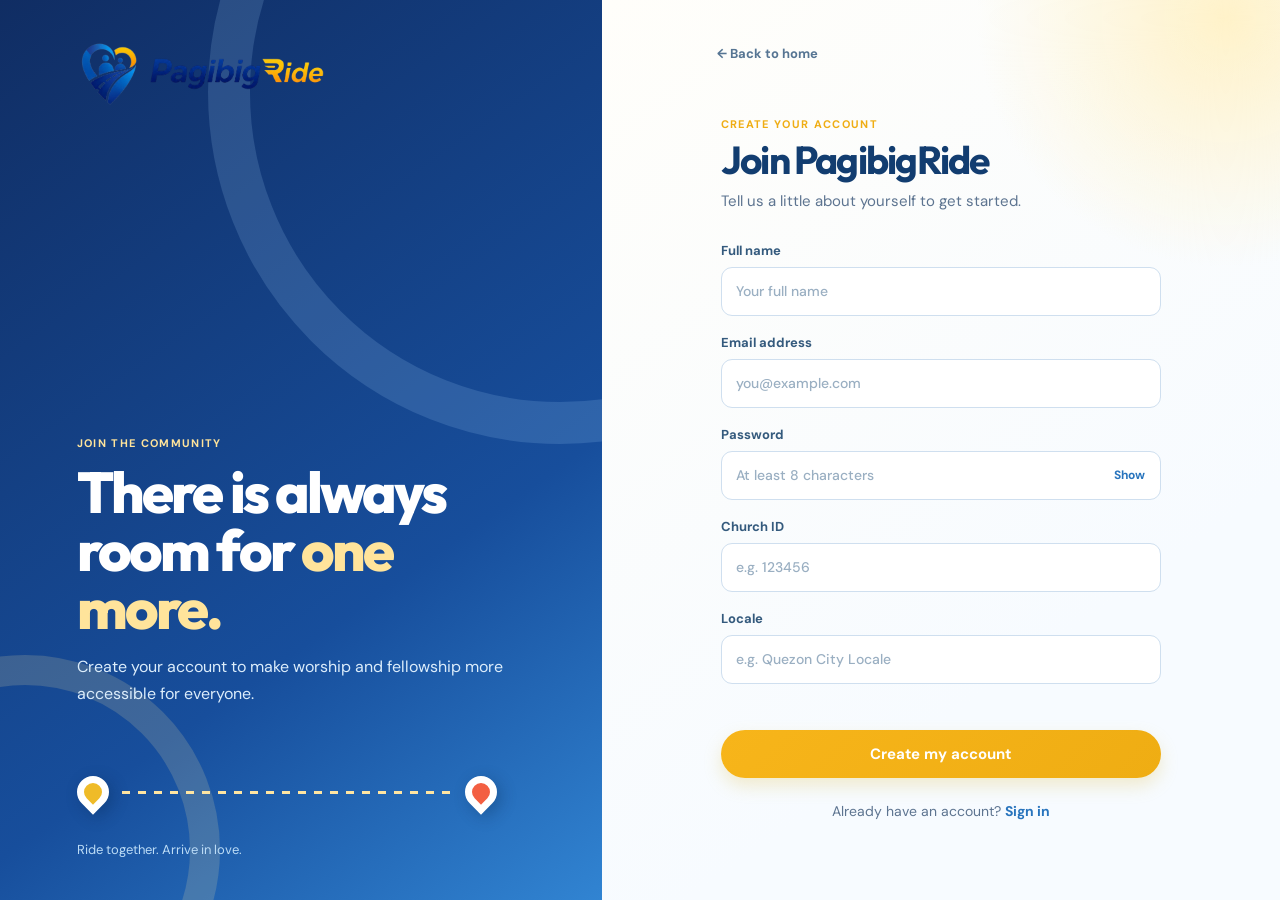
<file: auth/signup.html>
<!doctype html>
<html lang="en">

<head>
    <meta charset="UTF-8">
    <meta name="viewport" content="width=device-width, initial-scale=1.0">
    <title>Create your account — PagibigRide</title>
    <link rel="icon" type="image/png" href="../pagibigride-submark.png">
    <link rel="preconnect" href="https://fonts.googleapis.com">
    <link rel="preconnect" href="https://fonts.gstatic.com" crossorigin>
    <link
        href="https://fonts.googleapis.com/css2?family=DM+Sans:wght@400;500;600;700&family=Outfit:wght@500;600;700;800&display=swap"
        rel="stylesheet">
    <link rel="stylesheet" href="../style.css">
    <link rel="stylesheet" href="auth.css">
</head>

<body class="auth-page signup-page">
    <main class="auth-layout">
        <section class="auth-welcome" aria-label="Join the PagibigRide community">
            <a class="brand auth-brand" href="../index.html" aria-label="Back to PagibigRide home">
                <img class="brand-logo" src="../pagibigride-submark.png" alt="">
            <img class="brand-wordmark" src="../pagibigride-wordmark.png" alt="PagibigRide">
            </a>
            <div class="welcome-copy">
                <p class="eyebrow">JOIN THE COMMUNITY</p>
                <h1>There is always room for <em>one more.</em></h1>
                <p>Create your account to make worship and fellowship more accessible for everyone.</p>
            </div>
            <div class="welcome-route" aria-hidden="true">
                <span class="route-pin start"></span><span class="route-line"></span><span class="route-pin end"></span>
            </div>
            <p class="welcome-note">Ride together. Arrive in love.</p>
        </section>

        <section class="auth-panel signup-panel">
            <a class="back-link" href="../index.html">← Back to home</a>
            <div class="form-wrap">
                <div class="form-heading">
                    <p class="eyebrow">CREATE YOUR ACCOUNT</p>
                    <h2>Join PagibigRide</h2>
                    <p>Tell us a little about yourself to get started.</p>
                </div>
                <form id="signup-form" novalidate>
                    <div class="field">
                        <label for="full-name">Full name</label>
                        <input id="full-name" name="fullName" type="text" autocomplete="name"
                            placeholder="Your full name" required>
                    </div>
                    <div class="field">
                        <label for="signup-email">Email address</label>
                        <input id="signup-email" name="email" type="email" autocomplete="email"
                            placeholder="you@example.com" required>
                    </div>
                    <div class="field">
                        <label for="signup-password">Password</label>
                        <div class="password-field">
                            <input id="signup-password" name="password" type="password" autocomplete="new-password"
                                placeholder="At least 8 characters" minlength="8" required>
                            <button class="password-toggle" type="button" aria-label="Show password"
                                aria-pressed="false">Show</button>
                        </div>
                    </div>
                    <div class="field">
                        <label for="church-id">Church ID</label>
                        <input id="church-id" name="churchId" type="text" placeholder="e.g. 123456" required>
                    </div>
                    <div class="field">
                        <label for="locale">Locale</label>
                        <input id="locale" name="locale" type="text" placeholder="e.g. Quezon City Locale" required>
                    </div>
                    <p class="form-message" id="signup-message" role="alert" aria-live="polite"></p>
                    <button class="button auth-submit" type="submit">Create my account</button>
                </form>
                <p class="auth-switch">Already have an account? <a href="login.html">Sign in</a></p>
            </div>
        </section>
    </main>
    <script src="auth.js"></script>
</body>

</html>
</file>
<file: style.css>
:root {
    --navy: #1f5cae;
    --phone-navy: #12356b;
    --blue: #e8f2ff;
    --sky: #3184d2;
    --red: #efad13;
    --yellow: #fff0bf;
    --blue-50: #f7fbff;
    --blue-100: #e8f4ff;
    --gold-50: #fffaf0;
    --gold-100: #fff2cb;
    --ink: #123d70;
    --muted: #5d7490;
    --paper: #fffdf7;
}

* {
    box-sizing: border-box
}

body {
    margin: 0;
    color: var(--ink);
    background: linear-gradient(180deg, var(--blue-50), var(--paper) 420px);
    font-family: 'DM Sans', sans-serif
}

a {
    text-decoration: none;
    color: inherit
}

.nav {
    height: 78px;
    padding: 0 max(5vw, 30px);
    display: flex;
    align-items: center;
    justify-content: space-between;
    background: linear-gradient(100deg, rgb(255 253 247 / .94), rgb(247 251 255 / .94));
    border-bottom: 1px solid #dceafb;
    position: relative;
    z-index: 2;
    backdrop-filter: blur(12px)
}

.brand {
    display: flex;
    align-items: center;
    gap: 9px;
}

.brand-logo {
    width: 56px;
    height: 56px;
    object-fit: contain;
    object-position: center;
    display: block
}

.brand-wordmark {
    width: 180px;
    height: 40px;
    object-fit: contain;
    display: block
}

.footer .brand-logo {
    width: 50px;
    height: 50px
}

.footer .brand-wordmark {
    width: 165px;
    height: 34px
}

.navlinks {
    display: flex;
    gap: 30px;
    align-items: center;
    margin-left: auto;
    margin-right: 20px;
    font-size: 14px;
    font-weight: 600;
    color: #4b6785
}

.navlinks a:hover {
    color: #c88400
}

.navlinks a,
.button,
.feature {
    transition: color .2s ease, background .2s ease, border-color .2s ease, box-shadow .2s ease, transform .2s ease
}

.button {
    border: 0;
    border-radius: 99px;
    background: linear-gradient(135deg, #f7b51a, var(--red));
    color: #fff;
    padding: 12px 21px;
    font: 700 14px 'DM Sans';
    cursor: pointer;
    box-shadow: 0 8px 17px rgb(221 195 80 / .28)
}

.button:hover {
    transform: translateY(-2px);
    box-shadow: 0 12px 22px rgb(221 195 80 / .34)
}

.button:focus-visible,
.navlinks a:focus-visible,
.link-arrow:focus-visible {
    outline: 3px solid rgb(50 130 211 / .3);
    outline-offset: 3px
}

.button.alt {
    background: linear-gradient(135deg, #fff, #f4f9ff);
    color: var(--navy);
    box-shadow: none;
    border: 1px solid #cfe2f7
}

.hero {
    min-height: 630px;
    overflow: hidden;
    position: relative;
    padding: 86px max(5vw, 30px) 60px;
    background: linear-gradient(113deg, #e4f2ff 0%, #f8fbff 52%, #fff8e4 100%)
}

.hero:before {
    content: "";
    position: absolute;
    width: 710px;
    height: 710px;
    border: 1px dashed #91c5f0;
    border-radius: 50%;
    right: -180px;
    top: -285px
}

.hero:after {
    content: "";
    position: absolute;
    width: 230px;
    height: 230px;
    border-radius: 50%;
    background: radial-gradient(circle at 35% 35%, #fff9dd, var(--yellow));
    right: 7%;
    bottom: -90px
}

.hero-grid {
    max-width: 1180px;
    margin: auto;
    display: grid;
    grid-template-columns: 1.02fr .98fr;
    align-items: center;
    gap: 55px;
    position: relative;
    z-index: 1
}

.hero h1 {
    font: 800 clamp(43px, 5vw, 72px)/.98 Outfit;
    margin: 20px 0;
    color: var(--navy);
    letter-spacing: -.045em;
    text-wrap: balance
}

.hero h1 em {
    font-style: normal;
    color: var(--red)
}

.hero p {
    font-size: 18px;
    line-height: 1.62;
    color: #53728f;
    max-width: 530px;
    margin: 0 0 28px;
    text-wrap: pretty
}

.hero-actions {
    display: flex;
    gap: 12px;
    align-items: center
}

.link-arrow {
    font-weight: 700;
    font-size: 14px;
    color: var(--navy);
    padding: 12px
}

.link-arrow:after {
    content: ' →';
    color: var(--red);
    font-size: 18px
}

.phone-scene {
    height: 430px;
    position: relative
}

.circle {
    position: absolute;
    width: 380px;
    height: 380px;
    border-radius: 50%;
    background: radial-gradient(circle at 35% 30%, #d9efff, #afd5f5);
    left: 50%;
    top: 18px;
    transform: translateX(-50%)
}

.circle:after {
    content: "";
    position: absolute;
    inset: 19px;
    border: 1px dashed rgb(255 255 255 / .8);
    border-radius: 50%
}

.road {
    position: absolute;
    background: linear-gradient(90deg, #fff, #f7fbff);
    border-radius: 999px;
    width: 520px;
    height: 61px;
    top: 174px;
    left: -35px;
    transform: rotate(-21deg);
    box-shadow: 0 7px 20px rgb(46 123 199 / .12)
}

.road:after {
    content: "";
    position: absolute;
    inset: 29px 18px auto;
    height: 2px;
    background: repeating-linear-gradient(90deg, #8fc4ed 0 14px, transparent 14px 25px)
}

.phone {
    position: absolute;
    width: 230px;
    height: 442px;
    background: linear-gradient(180deg, #fff, #f9fcff);
    border: 8px solid var(--phone-navy);
    border-radius: 34px;
    left: 50%;
    transform: translateX(-50%);
    top: 0;
    box-shadow: 0 26px 42px rgb(13 49 93 / .26), inset 0 0 0 1px rgb(255 255 255 / .14);
    overflow: hidden
}

.notch {
    width: 93px;
    height: 20px;
    border-radius: 0 0 13px 13px;
    background: var(--phone-navy);
    margin: auto
}

.screen {
    padding: 17px 16px
}

.topline {
    font: 700 12px Outfit;
    display: flex;
    justify-content: space-between
}

.tiny {
    font-size: 9px;
    color: #69829a;
    margin-top: 3px
}

.service-card {
    background: linear-gradient(135deg, #eff8ff, #e1f0ff);
    border-radius: 14px;
    padding: 13px;
    margin-top: 18px
}

.service-card strong {
    font: 700 13px Outfit
}

.service-card div {
    font-size: 9px;
    color: #5c7994;
    margin-top: 5px
}

.map {
    aspect-ratio: 18 / 17;
    background-color: #edf6ff;
    border-radius: 14px;
    margin-top: 12px;
    position: relative;
    overflow: hidden;
    background-image: linear-gradient(30deg, transparent 46%, #d2e6f8 47% 50%, transparent 51%), linear-gradient(110deg, transparent 35%, #c2ddf3 36% 39%, transparent 40%), linear-gradient(135deg, #f1f8ff, #e8f4ff)
}

.route-map {
    position: absolute;
    inset: 0;
    width: 100%;
    height: 100%
}

.route-line {
    fill: none;
    stroke: var(--red);
    stroke-width: 3;
    stroke-linecap: round;
    stroke-dasharray: 1 6
}

.route-marker {
    fill: none;
    stroke: var(--navy);
    stroke-width: 2.1;
    stroke-linecap: round;
    stroke-linejoin: round
}

.match {
    background: linear-gradient(135deg, #fff, #f7fbff);
    border-radius: 13px;
    padding: 11px;
    box-shadow: 0 7px 16px rgb(23 95 172 / .13);
    display: flex;
    align-items: center;
    gap: 8px;
    margin-top: -10px;
    position: relative
}

.avatar {
    width: 30px;
    height: 30px;
    border-radius: 50%;
    background: linear-gradient(135deg, #fff5d6, #ffe0a0);
    display: grid;
    place-items: center;
    color: var(--navy);
    font: 700 9px Outfit;
    letter-spacing: -.04em
}

.match strong {
    font-size: 10px
}

.match small {
    display: block;
    font-size: 8px;
    color: #63809b;
    margin-top: 2px
}

.badge {
    margin-left: auto;
    font-size: 8px;
    font-weight: bold;
    color: #2874bd;
    background: linear-gradient(135deg, #edf7ff, #dfedfb);
    padding: 4px 6px;
    border-radius: 99px
}

.float-card {
    position: absolute;
    background: linear-gradient(135deg, #fff, #f8fcff);
    border: 1px solid rgb(207 226 247 / .8);
    border-radius: 13px;
    padding: 12px 15px;
    box-shadow: 0 15px 30px rgb(18 84 150 / .16);
    font-size: 11px;
    z-index: 2
}

.float-card strong {
    font: 700 12px Outfit;
    display: block;
    margin-bottom: 2px
}

.float-card small {
    color: #71899f;
    font-size: 9px
}

.seats {
    right: 0;
    top: 76px
}

.safe {
    left: 0;
    bottom: 26px
}

.float-icon {
    color: var(--red);
    float: left;
    width: 17px;
    height: 17px;
    margin-right: 7px
}

.float-icon svg,
.top-icon svg,
.trust-icon svg,
.ficon svg {
    width: 100%;
    height: 100%;
    fill: none;
    stroke: currentColor;
    stroke-width: 1.8;
    stroke-linecap: round;
    stroke-linejoin: round
}

.top-icon {
    width: 14px;
    height: 14px;
    color: var(--red)
}

.trust {
    max-width: 1040px;
    margin: -20px auto 0;
    position: relative;
    z-index: 3;
    background: linear-gradient(110deg, #fff, #f7fbff);
    border: 1px solid rgb(207 226 247 / .72);
    box-shadow: 0 12px 36px rgb(25 103 180 / .12);
    border-radius: 16px;
    padding: 21px 30px;
    display: flex;
    justify-content: space-around;
    gap: 18px
}

.trust-item {
    display: flex;
    align-items: center;
    gap: 10px;
    font-size: 13px;
    font-weight: 700
}

.trust-icon {
    width: 33px;
    height: 33px;
    border-radius: 50%;
    background: linear-gradient(135deg, #edf7ff, #dceeff);
    color: #287ac5;
    display: grid;
    place-items: center;
    padding: 8px
}

section {
    padding: 94px max(5vw, 30px)
}

.rides {
    padding-top: 34px;
    padding-bottom: 30px;
    background: linear-gradient(180deg, #fffdf7, #f7fbff);
    border-bottom: 1px solid #dceafb
}

.rides-wrap {
    max-width: 1040px;
    margin: auto
}

.rides-heading {
    display: flex;
    justify-content: space-between;
    align-items: end;
    gap: 20px;
    margin-bottom: 18px
}

.rides-heading .heading {
    font-size: clamp(27px, 3vw, 36px);
    margin-bottom: 0
}

.rides-heading .sub {
    margin: 0 0 4px;
    font-size: 14px
}

.ride-card {
    display: flex;
    align-items: center;
    gap: 20px;
    padding: 18px 21px;
    border: 1px solid #dceaf7;
    border-radius: 18px;
    background: linear-gradient(145deg, #fff, #f6fbff);
    box-shadow: 0 8px 20px rgb(31 104 174 / .07)
}

.ride-card + .ride-card {
    margin-top: 12px
}

.ride-date {
    width: 70px;
    min-width: 70px;
    height: 70px;
    display: flex;
    flex-direction: column;
    align-items: center;
    justify-content: center;
    border-radius: 15px;
    color: var(--navy);
    background: linear-gradient(135deg, #eff8ff, #dceeff)
}

.ride-date span {
    font-size: 9px;
    line-height: 1.2;
    font-weight: 700;
    letter-spacing: .08em
}

.ride-date strong {
    font: 700 21px/1.1 Outfit
}

.ride-info {
    min-width: 0;
    flex: 1
}

.ride-title-row {
    display: flex;
    align-items: center;
    flex-wrap: wrap;
    gap: 8px 12px
}

.ride-title-row h3 {
    margin: 0;
    font: 700 17px Outfit;
    color: var(--ink)
}

.ride-status {
    padding: 5px 9px;
    border-radius: 99px;
    color: #2874bd;
    background: linear-gradient(135deg, #edf7ff, #dfedfb);
    font-size: 11px;
    font-weight: 700
}

.ride-destination,
.ride-driver {
    margin: 6px 0 0;
    color: var(--muted);
    font-size: 12px;
    line-height: 1.5
}

.ride-destination span {
    color: var(--red);
    font-size: 16px;
    font-weight: 700
}

.ride-driver span {
    color: #a3b5c5;
    padding: 0 3px
}

.ride-details-button {
    margin-top: 8px
}

.ride-details-button {
    display: inline-flex;
    align-items: center;
    gap: 7px;
    color: var(--navy);
    padding: 0;
    border: 0;
    background: transparent;
    font-size: 12px;
    font-weight: 700;
    font-family: 'DM Sans', sans-serif;
    cursor: pointer
}

.ride-details-button::after {
    content: "+";
    display: grid;
    place-items: center;
    width: 17px;
    height: 17px;
    border-radius: 50%;
    color: #2874bd;
    background: linear-gradient(135deg, #edf7ff, #dfedfb);
    font-size: 14px;
    line-height: 1
}

.ride-details-button:focus-visible {
    outline: 3px solid rgb(50 130 211 / .3);
    outline-offset: 3px;
    border-radius: 4px
}

.ride-details-button:hover {
    color: #c88400
}

.ride-modal {
    width: min(480px, calc(100% - 32px));
    max-width: none;
    padding: 26px;
    color: var(--ink);
    border: 1px solid #dceaf7;
    border-radius: 22px;
    background: linear-gradient(145deg, #fffdf7, #f4f9ff);
    box-shadow: 0 25px 70px rgb(13 49 93 / .28)
}

.ride-modal::backdrop {
    background: rgb(13 49 93 / .32);
    backdrop-filter: blur(7px)
}

.ride-modal-heading {
    display: flex;
    align-items: flex-start;
    justify-content: space-between;
    gap: 18px;
    margin-bottom: 21px
}

.ride-modal-heading .label {
    margin-bottom: 7px
}

.ride-modal-heading h2 {
    margin: 0;
    color: var(--navy);
    font: 700 25px/1.15 Outfit
}

.ride-modal-close {
    display: grid;
    place-items: center;
    width: 34px;
    height: 34px;
    flex: 0 0 34px;
    padding: 0;
    border: 1px solid #dceaf7;
    border-radius: 50%;
    color: #55728e;
    background: #fff;
    font: 400 24px/1 'DM Sans', sans-serif;
    cursor: pointer
}

.ride-modal-close:hover {
    color: var(--navy);
    border-color: #bfdcf6;
    background: #f7fbff
}

.ride-detail-grid {
    display: grid;
    grid-template-columns: repeat(2, minmax(0, 1fr));
    gap: 9px;
    margin-top: 10px
}

.ride-detail-item {
    display: grid;
    gap: 3px;
    padding: 10px 12px;
    border: 1px solid #dceaf7;
    border-radius: 12px;
    background: linear-gradient(135deg, #f7fbff, #edf7ff)
}

.ride-detail-item strong {
    color: #69829a;
    font-size: 10px;
    font-weight: 600
}

.ride-detail-item span {
    color: var(--ink);
    font-size: 12px;
    font-weight: 700
}

.ride-action {
    flex-shrink: 0
}

.ride-action.ride-details-button {
    margin-top: 0;
    padding: 12px 21px;
    border: 0;
    background: linear-gradient(135deg, #f7b51a, var(--red));
    color: #fff;
    font: 700 14px 'DM Sans', sans-serif;
    box-shadow: 0 8px 17px rgb(221 195 80 / .28)
}

.ride-action.ride-details-button::after {
    display: none
}

.ride-action.ride-details-button:hover {
    color: #fff
}

.ride-modal-request {
    display: inline-flex;
    justify-content: center;
    margin-top: 18px
}

.ride-map-heading {
    display: flex;
    justify-content: space-between;
    align-items: center;
    gap: 12px;
    margin: 18px 0 8px;
    color: var(--ink);
    font-size: 13px;
}

.ride-map-heading a {
    color: var(--navy);
    font-size: 12px;
    font-weight: 700;
}

.ride-map-heading a:hover {
    color: #c88400;
}

.ride-map {
    display: block;
    width: 100%;
    height: 220px;
    border: 1px solid #dceaf7;
    border-radius: 14px;
    background: #e8f2ff;
}

.wrap {
    max-width: 1120px;
    margin: auto
}

.label {
    color: var(--red);
    font-weight: 700;
    letter-spacing: .1em;
    font-size: 11px;
    text-transform: uppercase
}

.heading {
    font: 700 clamp(31px, 4vw, 48px)/1.1 Outfit;
    letter-spacing: -.035em;
    color: var(--navy);
    margin: 12px 0
}

.sub {
    color: var(--muted);
    font-size: 16px;
    line-height: 1.6;
    max-width: 570px
}

.features {
    background: linear-gradient(180deg, #fff, #f8fcff);
    padding-bottom: 108px
}

.features-head {
    display: flex;
    justify-content: space-between;
    align-items: end;
    margin-bottom: 39px
}

.feature-grid {
    display: grid;
    grid-template-columns: repeat(3, 1fr);
    gap: 19px
}

.feature {
    padding: 27px 23px;
    border: 1px solid #dceaf7;
    border-radius: 18px;
    background: linear-gradient(145deg, #fff, #f6fbff);
    box-shadow: 0 8px 20px rgb(31 104 174 / .045)
}

.feature:hover {
    transform: translateY(-5px);
    border-color: #bfdcf6;
    box-shadow: 0 18px 38px rgb(28 106 181 / .13)
}

.feature .ficon {
    width: 45px;
    height: 45px;
    border-radius: 13px;
    background: linear-gradient(135deg, #eff8ff, #dceeff);
    display: grid;
    place-items: center;
    color: #287ac5;
    padding: 11px;
    margin-bottom: 19px
}

.feature:nth-child(2) .ficon {
    background: linear-gradient(135deg, #fff9e9, #fff0c5);
    color: #cf8900
}

.feature:nth-child(3) .ficon {
    background: linear-gradient(135deg, #fffdf3, #fff3cd);
    color: #c88400
}

.feature h3 {
    font: 700 19px Outfit;
    margin: 0 0 9px
}

.feature p {
    font-size: 13px;
    line-height: 1.6;
    color: var(--muted);
    margin: 0
}

.faith {
    background: radial-gradient(circle at 90% 0%, #fff9e2 0, transparent 27%), linear-gradient(135deg, #f1f8ff, #e2f1ff);
    position: relative;
    overflow: hidden
}

.faith:after {
    content: '';
    position: absolute;
    width: 250px;
    height: 250px;
    border: 40px solid #ffe7a0;
    border-radius: 50%;
    right: 5%;
    top: -105px
}

.faith-grid {
    max-width: 1120px;
    margin: auto;
    display: grid;
    grid-template-columns: .9fr 1.1fr;
    gap: 80px;
    align-items: center;
    position: relative;
    z-index: 1
}

.values {
    display: grid;
    grid-template-columns: 1fr 1fr;
    gap: 11px
}

.value {
    padding: 15px;
    background: linear-gradient(135deg, #fffefb, #fff9eb);
    border: 1px solid rgb(230 220 181 / .6);
    border-radius: 13px;
    display: flex;
    gap: 12px;
    align-items: center
}

.letter {
    font: 800 25px Outfit;
    color: #c88400
}

.value strong {
    font: 700 13px Outfit;
    display: block
}

.value span {
    font-size: 10px;
    color: var(--muted);
    line-height: 1.3;
    display: block;
    margin-top: 2px
}

.cta {
    max-width: 1030px;
    margin: 0 auto 80px;
    background: linear-gradient(120deg, #0d315d, #1b6ab5);
    box-shadow: 0 22px 48px rgb(13 49 93 / .18);
    border-radius: 25px;
    padding: 54px 7%;
    position: relative;
    overflow: hidden;
    color: #fff
}

.cta:after {
    content: '';
    width: 240px;
    height: 240px;
    border: 38px solid rgb(145 199 243 / .22);
    border-radius: 50%;
    position: absolute;
    right: 1%;
    top: -93px
}

.cta h2 {
    font: 700 39px/1.05 Outfit;
    margin: 0 0 13px;
    position: relative;
    z-index: 1
}

.cta p {
    max-width: 500px;
    color: #d9ebfb;
    line-height: 1.55;
    position: relative;
    z-index: 1
}

.cta .button {
    position: relative;
    z-index: 1;
    margin-top: 9px
}

.footer {
    border-top: 1px solid #dceafb;
    padding: 35px max(5vw, 30px);
    display: flex;
    justify-content: space-between;
    align-items: center;
    color: #6b849a;
    font-size: 12px;
    background: linear-gradient(100deg, #fffdf7, #f6fbff)
}

@media (prefers-reduced-motion: reduce) {
    *,
    *::before,
    *::after {
        scroll-behavior: auto !important;
        transition-duration: .01ms !important
    }
}

.footer .brand {
    font-size: 18px
}

@media(max-width:800px) {
    .navlinks {
        display: none
    }

    .rides {
        padding: 28px 22px 24px
    }

    .rides-heading {
        display: block
    }

    .rides-heading .sub {
        margin-top: 6px
    }

    .ride-card {
        flex-wrap: wrap;
        gap: 12px
    }

    .ride-info {
        flex: 1 1 calc(100% - 82px)
    }

    .ride-action {
        margin-left: 82px
    }

    .hero {
        padding-top: 55px
    }

    .hero-grid,
    .faith-grid {
        grid-template-columns: 1fr;
        gap: 30px
    }

    .phone-scene {
        transform: scale(.88);
        margin: -25px 0
    }

    .trust {
        margin: 0 18px;
        display: grid;
        grid-template-columns: 1fr 1fr;
        padding: 18px
    }

    .feature-grid {
        grid-template-columns: 1fr
    }

    .features-head {
        display: block
    }

    .features-head .sub {
        margin-bottom: 22px
    }

    .faith-grid {
        gap: 35px
    }

    .footer {
        gap: 16px
    }

    .hero h1 {
        font-size: 49px
    }
}

@media(max-width:480px) {
    .ride-card {
        padding: 15px
    }

    .ride-date {
        width: 56px;
        min-width: 56px;
        height: 62px
    }

    .ride-title-row h3 {
        font-size: 15px
    }

    .ride-driver {
        font-size: 11px
    }

    .ride-action {
        margin-left: 68px
    }
}

/* Responsive brand and ride list layout */
.nav {
    height: auto;
    min-height: 78px;
    gap: 16px;
    padding: 10px clamp(16px, 5vw, 64px);
}

.nav .brand {
    min-width: 0;
    gap: 9px;
}

.nav .brand-logo {
    width: 56px;
    height: 56px;
    flex: 0 0 56px;
}

.nav .brand-wordmark {
    display: block;
    width: min(180px, calc(100vw - 150px));
    height: auto;
    max-height: 40px;
    flex: 0 1 180px;
    object-fit: contain;
}

.rides {
    padding: clamp(24px, 4vw, 40px) clamp(16px, 4vw, 48px) 32px;
}

.rides-wrap {
    width: min(100%, 1040px);
}

.ride-card {
    display: grid;
    grid-template-columns: 70px minmax(0, 1fr) auto;
    align-items: center;
    gap: 16px;
    width: 100%;
    min-width: 0;
    padding: 18px 21px;
    border: 1px solid #dceaf7;
    border-radius: 18px;
    background: linear-gradient(145deg, #fff, #f6fbff);
    box-shadow: 0 8px 20px rgb(31 104 174 / .07);
}

.ride-date {
    width: 70px;
    min-width: 70px;
    grid-column: 1;
    grid-row: 1;
}

.ride-info {
    grid-column: 2;
    grid-row: 1;
    min-width: 0;
    text-align: left;
}

.ride-title-row {
    justify-content: flex-start;
}

.ride-title-row h3 {
    overflow-wrap: anywhere;
}

.ride-action,
.ride-action.ride-details-button {
    grid-column: 3;
    grid-row: 1;
    justify-self: end;
    margin: 0;
    white-space: nowrap;
}

.footer {
    flex-wrap: wrap;
    gap: 14px 24px;
}

@media (max-width: 760px) {
    .nav {
        min-height: 68px;
        padding-inline: 18px;
    }

    .nav .brand-logo {
        width: 48px;
        height: 48px;
        flex-basis: 48px;
    }

    .nav .brand-wordmark {
        width: min(160px, calc(100vw - 112px));
        max-height: 36px;
        flex-basis: 160px;
    }

    .navlinks {
        display: none;
    }

    .rides-heading {
        display: block;
    }

    .rides-heading .sub {
        margin-top: 6px;
    }

    .ride-card {
        grid-template-columns: 60px minmax(0, 1fr);
        gap: 10px 14px;
        padding: 15px;
    }

    .ride-date {
        grid-column: 1;
        grid-row: 1 / span 2;
        width: 60px;
        min-width: 60px;
        height: 66px;
    }

    .ride-info {
        grid-column: 2;
        grid-row: 1;
        text-align: center;
    }

    .ride-title-row {
        justify-content: center;
    }

    .ride-action,
    .ride-action.ride-details-button {
        grid-column: 2;
        grid-row: 2;
        justify-self: center;
        margin: 0;
    }
}

@media (max-width: 440px) {
    .rides {
        padding-inline: 12px;
    }

    .rides-wrap {
        padding-inline: 0;
    }

    .ride-card {
        grid-template-columns: 52px minmax(0, 1fr);
        gap: 10px;
        padding: 13px 12px;
    }

    .ride-date {
        width: 52px;
        min-width: 52px;
        height: 62px;
    }

    .ride-date strong {
        font-size: 18px;
    }

    .ride-title-row {
        gap: 6px;
    }

    .ride-title-row h3 {
        font-size: 15px;
    }

    .ride-status {
        padding: 4px 7px;
        font-size: 10px;
    }

    .ride-driver,
    .ride-destination {
        overflow-wrap: anywhere;
    }

    .footer {
        padding: 24px 16px;
    }
}
.driver-chat {
    margin-top: 22px;
    padding-top: 18px;
    border-top: 1px solid #dceaf7;
}

.driver-chat-heading {
    display: flex;
    align-items: flex-start;
    justify-content: space-between;
    gap: 12px;
    margin-bottom: 12px;
}

.driver-chat-heading h3 {
    margin: 0;
    color: var(--navy);
    font: 700 17px/1.25 Outfit, sans-serif;
}

.driver-chat-heading p {
    margin: 4px 0 0;
    color: var(--muted);
    font-size: 11px;
}

.chat-messages {
    display: flex;
    flex-direction: column;
    gap: 8px;
    max-height: 170px;
    min-height: 88px;
    overflow-y: auto;
    padding: 12px;
    border: 1px solid #dceaf7;
    border-radius: 14px;
    background: #f7fbff;
}

.chat-bubble {
    max-width: 86%;
    margin: 0;
    padding: 9px 11px;
    border-radius: 13px;
    color: var(--ink);
    background: #e8f2ff;
    font-size: 12px;
    line-height: 1.45;
    overflow-wrap: anywhere;
}

.chat-bubble.rider {
    align-self: flex-end;
    color: #fff;
    background: var(--navy);
}

.chat-compose {
    display: flex;
    gap: 8px;
    margin-top: 9px;
}

.chat-compose input {
    min-width: 0;
    flex: 1;
    padding: 11px 13px;
    border: 1px solid #d3e2ef;
    border-radius: 12px;
    color: var(--ink);
    background: #fff;
    font: 13px 'DM Sans', sans-serif;
}

.chat-compose input:focus-visible {
    outline: 3px solid rgb(50 130 211 / .22);
    border-color: #8dbce8;
}

.chat-send {
    padding: 10px 16px;
    font-size: 12px;
}

.visually-hidden {
    position: absolute;
    width: 1px;
    height: 1px;
    padding: 0;
    margin: -1px;
    overflow: hidden;
    clip: rect(0, 0, 0, 0);
    white-space: nowrap;
    border: 0;
}

.ride-modal {
    width: min(560px, calc(100% - 28px));
    max-height: calc(100vh - 28px);
    overflow-y: auto;
}

.ride-map {
    height: 175px;
}

@media (max-width: 480px) {
    .ride-modal {
        padding: 18px;
        border-radius: 18px;
    }

    .ride-detail-grid {
        grid-template-columns: 1fr 1fr;
    }

    .ride-map {
        height: 150px;
    }

    .chat-send {
        padding-inline: 13px;
    }
}
/* Balanced ride details dialog */
.ride-modal {
    width: min(940px, calc(100% - 32px));
    max-height: calc(100vh - 32px);
    padding: 28px;
    overflow-y: auto;
}

.ride-modal-heading {
    margin-bottom: 22px;
}

.ride-modal-heading h2 {
    font-size: clamp(22px, 2.4vw, 28px);
}

.ride-modal-layout {
    display: grid;
    grid-template-columns: minmax(0, 1.05fr) minmax(0, .95fr);
    align-items: stretch;
    gap: 22px;
}

.ride-modal-route {
    min-width: 0;
}

.ride-detail-grid {
    grid-template-columns: repeat(3, minmax(0, 1fr));
    gap: 8px;
    margin-top: 0;
}

.ride-detail-item {
    min-width: 0;
    min-height: 68px;
    padding: 10px;
}

.ride-detail-item strong {
    font-size: 9px;
    line-height: 1.3;
}

.ride-detail-item span {
    font-size: 11px;
    overflow-wrap: anywhere;
}

.ride-map-heading {
    margin-top: 20px;
}

.ride-map {
    height: 240px;
}

.driver-chat {
    display: flex;
    flex-direction: column;
    min-width: 0;
    min-height: 100%;
    margin: 0;
    padding: 18px;
    border: 1px solid #dceaf7;
    border-radius: 18px;
    background: linear-gradient(150deg, #f8fbff, #eff6ff);
}

.driver-chat-heading {
    min-height: 48px;
}

.chat-messages {
    flex: 1;
    min-height: 220px;
    max-height: 340px;
}

.ride-modal-actions {
    display: flex;
    justify-content: flex-end;
    padding-top: 18px;
    margin-top: 20px;
    border-top: 1px solid #dceaf7;
}

.ride-modal-request {
    margin: 0;
}

@media (max-width: 700px) {
    .ride-modal {
        width: min(560px, calc(100% - 24px));
        max-height: calc(100vh - 24px);
        padding: 20px;
    }

    .ride-modal-layout {
        grid-template-columns: minmax(0, 1fr);
        gap: 18px;
    }

    .ride-detail-grid {
        grid-template-columns: repeat(3, minmax(0, 1fr));
    }

    .ride-map {
        height: 200px;
    }

    .driver-chat {
        min-height: 320px;
    }

    .chat-messages {
        min-height: 170px;
        max-height: 240px;
    }
}

@media (max-width: 420px) {
    .ride-modal {
        padding: 16px;
    }

    .ride-detail-grid {
        grid-template-columns: repeat(2, minmax(0, 1fr));
    }

    .ride-detail-item:last-child {
        grid-column: 1 / -1;
    }

    .ride-map-heading {
        align-items: flex-start;
        flex-direction: column;
        gap: 5px;
    }

    .ride-map {
        height: 180px;
    }
}
.driver-chat-locked {
    display: flex;
    flex: 1;
    flex-direction: column;
    align-items: center;
    justify-content: center;
    gap: 10px;
    min-height: 220px;
    padding: 24px;
    border: 1px solid #dceaf7;
    border-radius: 14px;
    background: #f7fbff;
    text-align: center;
}

.driver-chat-locked[hidden],
.driver-chat-content[hidden] {
    display: none;
}

.driver-chat-locked p {
    margin: 0;
    color: var(--ink);
    font-size: 14px;
    font-weight: 600;
}

.chat-login {
    display: inline-flex;
    align-items: center;
    justify-content: center;
}
.footer-link {
    color: var(--navy);
    font-size: 12px;
    font-weight: 700;
}

.footer-link:hover {
    color: #c88400;
}

.about-main {
    width: min(1040px, calc(100% - 40px));
    margin: 0 auto;
    padding: clamp(48px, 8vw, 92px) 0 80px;
}

.about-intro {
    max-width: 720px;
    margin: 0 auto 70px;
    text-align: center;
}

.about-intro .label,
.about-purpose .label {
    margin: 0 0 13px;
}

.about-intro h1 {
    margin: 0;
    color: var(--navy);
    font: 700 clamp(38px, 6vw, 62px)/1.05 Outfit, sans-serif;
    letter-spacing: -.04em;
}

.about-intro h1 em {
    color: #d69700;
    font-style: normal;
}

.about-lede {
    max-width: 620px;
    margin: 20px auto 25px;
    color: var(--muted);
    font-size: clamp(15px, 2vw, 18px);
    line-height: 1.7;
}

.about-purpose {
    display: grid;
    grid-template-columns: minmax(0, .9fr) minmax(0, 1.1fr);
    gap: clamp(28px, 6vw, 72px);
    align-items: center;
    padding: clamp(24px, 5vw, 50px);
    border: 1px solid #dceaf7;
    border-radius: 24px;
    background: linear-gradient(140deg, #fff, #f3f9ff);
    box-shadow: 0 14px 40px rgb(31 104 174 / .07);
}

.about-purpose-copy h2 {
    margin: 0 0 14px;
    color: var(--navy);
    font: 700 clamp(27px, 3.5vw, 38px)/1.12 Outfit, sans-serif;
}

.about-purpose-copy > p:last-child {
    margin: 0;
    color: var(--muted);
    font-size: 15px;
    line-height: 1.75;
}

.about-principles {
    display: grid;
    gap: 12px;
}

.about-principle {
    display: flex;
    align-items: flex-start;
    gap: 16px;
    padding: 17px;
    border: 1px solid #e1edf8;
    border-radius: 16px;
    background: rgb(255 255 255 / .82);
}

.about-principle-mark {
    display: grid;
    place-items: center;
    width: 38px;
    height: 38px;
    flex: 0 0 38px;
    border-radius: 12px;
    color: #8a6200;
    background: linear-gradient(135deg, #fff3c9, #ffe8a0);
    font: 700 12px Outfit, sans-serif;
}

.about-principle h3 {
    margin: 0 0 4px;
    color: var(--ink);
    font: 700 16px Outfit, sans-serif;
}

.about-principle p {
    margin: 0;
    color: var(--muted);
    font-size: 13px;
    line-height: 1.55;
}

@media (max-width: 700px) {
    .about-main {
        width: min(560px, calc(100% - 28px));
        padding: 52px 0;
    }

    .about-intro {
        margin-bottom: 42px;
    }

    .about-purpose {
        grid-template-columns: 1fr;
        gap: 24px;
        padding: 24px;
    }

    .about-page .footer {
        justify-content: center;
        text-align: center;
    }
}
.about-nav-link {
    color: var(--navy);
    font-size: 13px;
    font-weight: 700;
    white-space: nowrap;
}
/* Subtle page motion */
@keyframes fade-down {
    from { opacity: 0; transform: translateY(-8px); }
    to { opacity: 1; transform: translateY(0); }
}

@keyframes rise-in {
    from { opacity: 0; transform: translateY(12px); }
    to { opacity: 1; transform: translateY(0); }
}

@keyframes dialog-in {
    from { opacity: 0; transform: translateY(12px) scale(.985); }
    to { opacity: 1; transform: translateY(0) scale(1); }
}

@keyframes backdrop-in {
    from { opacity: 0; }
    to { opacity: 1; }
}

.nav {
    animation: fade-down .38s ease-out both;
}

.rides-heading,
.about-intro {
    animation: rise-in .48s .06s ease-out both;
}

.ride-card {
    animation: rise-in .42s ease-out both;
    transition: transform .2s ease, border-color .2s ease, box-shadow .2s ease;
}

.ride-card:nth-of-type(1) { animation-delay: .04s; }
.ride-card:nth-of-type(2) { animation-delay: .08s; }
.ride-card:nth-of-type(3) { animation-delay: .12s; }
.ride-card:nth-of-type(4) { animation-delay: .16s; }
.ride-card:nth-of-type(5) { animation-delay: .20s; }
.ride-card:nth-of-type(6) { animation-delay: .24s; }
.ride-card:nth-of-type(7) { animation-delay: .28s; }
.ride-card:nth-of-type(8) { animation-delay: .32s; }

.ride-card:hover {
    transform: translateY(-3px);
    border-color: #bfd8ef;
    box-shadow: 0 14px 28px rgb(31 104 174 / .12);
}

.about-purpose {
    animation: rise-in .52s .18s ease-out both;
}

.about-principle {
    transition: transform .2s ease, border-color .2s ease, box-shadow .2s ease;
}

.about-principle:hover {
    transform: translateX(3px);
    border-color: #cfe2f3;
    box-shadow: 0 7px 18px rgb(31 104 174 / .07);
}

.navlinks a,
.footer-link,
.about-nav-link {
    transition: color .18s ease, transform .18s ease;
}

.navlinks a:hover,
.footer-link:hover,
.about-nav-link:hover {
    transform: translateY(-1px);
}

.brand-logo {
    transition: transform .25s ease;
}

.brand:hover .brand-logo {
    transform: rotate(-5deg) scale(1.04);
}

.ride-modal[open] {
    animation: dialog-in .24s cubic-bezier(.2, .75, .25, 1) both;
}

.ride-modal[open]::backdrop {
    animation: backdrop-in .2s ease-out both;
}

.chat-bubble {
    animation: rise-in .2s ease-out both;
}

@media (prefers-reduced-motion: reduce) {
    *,
    *::before,
    *::after {
        animation: none !important;
        scroll-behavior: auto !important;
        transition-duration: .01ms !important;
    }
}
/* Phone navigation and touch-friendly layouts */
.mobile-nav {
    display: none;
    position: relative;
    flex: 0 0 auto;
}

.mobile-nav summary {
    display: flex;
    width: 44px;
    height: 44px;
    flex-direction: column;
    align-items: center;
    justify-content: center;
    gap: 5px;
    border: 1px solid #d3e4f2;
    border-radius: 14px;
    background: #fff;
    cursor: pointer;
    list-style: none;
}

.mobile-nav summary::-webkit-details-marker {
    display: none;
}

.mobile-nav summary span {
    width: 18px;
    height: 2px;
    border-radius: 2px;
    background: var(--navy);
    transition: transform .18s ease, opacity .18s ease;
}

.mobile-nav[open] summary span:first-child {
    transform: translateY(7px) rotate(45deg);
}

.mobile-nav[open] summary span:nth-child(2) {
    opacity: 0;
}

.mobile-nav[open] summary span:last-child {
    transform: translateY(-7px) rotate(-45deg);
}

.mobile-menu-panel {
    position: absolute;
    z-index: 10;
    top: calc(100% + 10px);
    right: 0;
    display: grid;
    width: min(260px, calc(100vw - 24px));
    gap: 4px;
    padding: 8px;
    border: 1px solid #dceaf7;
    border-radius: 16px;
    background: linear-gradient(145deg, #fff, #f6fbff);
    box-shadow: 0 16px 36px rgb(13 49 93 / .18);
}

.mobile-menu-panel a {
    display: flex;
    min-height: 44px;
    align-items: center;
    padding: 10px 13px;
    border-radius: 11px;
    color: var(--ink);
    font-size: 14px;
    font-weight: 700;
}

.mobile-menu-panel a:hover {
    background: #edf6ff;
}

.mobile-menu-panel .mobile-menu-join {
    justify-content: center;
    color: #fff;
    background: linear-gradient(135deg, #f7b51a, var(--red));
}

.account-menu {
    position: relative;
    z-index: 12;
    flex: 0 0 auto;
}

.account-menu[hidden],
.account-dropdown[hidden] {
    display: none;
}

.account-avatar {
    display: grid;
    width: 46px;
    height: 46px;
    place-items: center;
    border: 2px solid #fff;
    border-radius: 50%;
    background: linear-gradient(145deg, #3184d2, #1f5cae);
    box-shadow: 0 0 0 1px #cfe2f7, 0 5px 14px rgb(31 92 174 / .2);
    color: #fff;
    cursor: pointer;
    font: 800 19px 'Outfit', sans-serif;
    transition: transform .18s ease, box-shadow .18s ease;
}

.account-avatar:hover {
    transform: translateY(-1px);
    box-shadow: 0 0 0 2px #cfe2f7, 0 8px 18px rgb(31 92 174 / .24);
}

.account-avatar:focus-visible,
.account-logout:focus-visible {
    outline: 3px solid rgb(50 130 211 / .35);
    outline-offset: 3px;
}

.account-dropdown {
    position: absolute;
    top: calc(100% + 12px);
    right: 0;
    z-index: 20;
    width: min(250px, calc(100vw - 28px));
    padding: 9px;
    border: 1px solid #dceaf7;
    border-radius: 16px;
    background: linear-gradient(145deg, #fff, #f6fbff);
    box-shadow: 0 16px 36px rgb(13 49 93 / .18);
    animation: rise-in .16s ease-out both;
}

.account-dropdown-email {
    overflow: hidden;
    padding: 9px 10px 11px;
    border-bottom: 1px solid #e3edf7;
    color: var(--muted);
    font-size: 12px;
    font-weight: 600;
    text-overflow: ellipsis;
    white-space: nowrap;
}

.account-logout {
    width: 100%;
    min-height: 42px;
    margin-top: 5px;
    padding: 9px 10px;
    border: 0;
    border-radius: 10px;
    background: transparent;
    color: var(--ink);
    cursor: pointer;
    font: 700 14px 'DM Sans', sans-serif;
    text-align: left;
    transition: color .18s ease, background .18s ease;
}

.account-logout:hover {
    background: #fff0f0;
    color: #b42318;
}

@media (max-width: 760px) {
    .mobile-nav {
        display: block;
    }

    .nav {
        padding-inline: 14px;
        gap: 10px;
    }

    .nav .brand {
        gap: 6px;
    }

    .nav .brand-logo {
        width: 44px;
        height: 44px;
        flex-basis: 44px;
    }

    .nav .brand-wordmark {
        width: min(150px, calc(100vw - 120px));
        max-height: 34px;
        flex-basis: 150px;
    }

    .account-avatar {
        width: 42px;
        height: 42px;
    }

    .ride-card {
        padding: 15px;
        border-radius: 16px;
    }

    .ride-action.ride-details-button {
        min-height: 44px;
        padding: 10px 18px;
    }

    .ride-modal-heading {
        gap: 12px;
        margin-bottom: 17px;
    }

    .ride-modal-close {
        width: 44px;
        height: 44px;
        flex-basis: 44px;
    }

    .ride-detail-item {
        padding: 10px;
    }

    .chat-compose input {
        min-height: 46px;
        font-size: 16px;
    }

    .chat-send,
    .ride-modal-request {
        min-height: 44px;
    }
}

@media (max-width: 420px) {
    .nav {
        min-height: 64px;
        padding-inline: 10px;
    }

    .nav .brand-logo {
        width: 40px;
        height: 40px;
        flex-basis: 40px;
    }

    .nav .brand-wordmark {
        width: min(132px, calc(100vw - 100px));
        max-height: 30px;
        flex-basis: 132px;
    }

    .rides {
        padding-top: 24px;
    }

    .ride-title-row h3 {
        line-height: 1.25;
    }

    .ride-destination,
    .ride-driver {
        font-size: 12px;
        line-height: 1.5;
    }

    .ride-modal {
        width: calc(100% - 16px);
        max-height: calc(100dvh - 16px);
        padding: 14px;
        border-radius: 18px;
    }

    .ride-modal-heading h2 {
        font-size: 22px;
        overflow-wrap: anywhere;
    }

    .ride-detail-item {
        min-height: 64px;
    }

    .ride-map {
        height: 170px;
    }

    .driver-chat {
        min-height: 280px;
        padding: 14px;
    }

    .chat-messages {
        min-height: 150px;
    }

    .ride-modal-actions {
        justify-content: stretch;
    }

    .ride-modal-request {
        width: 100%;
    }

    .about-purpose {
        padding: 20px;
        border-radius: 20px;
    }

    .footer .brand-wordmark {
        width: 145px;
        height: 30px;
    }
}
@media (max-width: 760px) {
    .chat-login {
        min-height: 44px;
    }
}
@media (max-width: 800px) {
    .account-menu {
        order: 1;
        margin-left: auto;
    }

    .mobile-nav {
        display: block;
        order: 2;
        margin-left: 0;
    }
}
.ride-modal-actions {
    justify-content: flex-start;
    padding: 0;
    margin: 0 0 20px;
    border: 0;
}

@media (max-width: 420px) {
    .ride-modal-actions {
        justify-content: stretch;
    }
}
.ride-modal-heading {
    margin-bottom: 8px;
}

.ride-modal-actions {
    margin-bottom: 8px;
}

.ride-modal-request {
    padding: 10px 18px;
}
.ride-modal-route {
    padding: 0;
}

.ride-modal-actions {
    margin-bottom: 0;
}

.ride-map {
    height: 270px;
}

@media (max-width: 700px) {
    .ride-map {
        height: 220px;
    }
}

@media (max-width: 420px) {
    .ride-map {
        height: 190px;
    }
}
.ride-modal-heading {
    display: grid;
    grid-template-columns: minmax(0, 1fr) auto auto;
    align-items: center;
    gap: 16px;
    margin-bottom: 18px;
}

.ride-modal-heading > div:first-child {
    min-width: 0;
}

.ride-modal-heading .ride-modal-request {
    justify-self: end;
    min-height: 44px;
    margin: 0;
    padding: 10px 18px;
    white-space: nowrap;
}

.ride-modal-close {
    width: 40px;
    height: 40px;
    flex-basis: 40px;
}

@media (max-width: 760px) {
    .ride-modal {
        max-height: calc(100vh - 24px);
        max-height: calc(100dvh - 24px);
        overflow-y: auto;
        overscroll-behavior: contain;
    }

    .ride-modal-layout {
        grid-template-columns: minmax(0, 1fr);
        gap: 18px;
    }

    .ride-modal-heading {
        grid-template-columns: minmax(0, 1fr) 40px;
        gap: 8px 12px;
        margin-bottom: 14px;
    }

    .ride-modal-heading > div:first-child {
        grid-column: 1;
        grid-row: 1;
    }

    .ride-modal-heading .ride-modal-request {
        grid-column: 1;
        grid-row: 2;
        justify-self: start;
    }

    .ride-modal-heading .ride-modal-close {
        grid-column: 2;
        grid-row: 1;
    }

    .driver-chat {
        min-height: 280px;
    }

    .chat-messages {
        min-height: 150px;
        max-height: 240px;
    }
}

@media (max-width: 420px) {
    .ride-modal {
        width: calc(100% - 16px);
        max-height: calc(100vh - 16px);
        max-height: calc(100dvh - 16px);
        padding: 14px;
        border-radius: 18px;
    }

    .ride-modal-heading {
        gap: 8px 10px;
    }

    .ride-modal-heading h2 {
        font-size: clamp(20px, 6vw, 22px);
        line-height: 1.15;
        overflow-wrap: anywhere;
    }

    .ride-modal-heading .ride-modal-request {
        width: 100%;
        grid-column: 1 / -1;
        justify-self: stretch;
    }

    .ride-detail-grid {
        grid-template-columns: repeat(2, minmax(0, 1fr));
        gap: 7px;
    }

    .ride-detail-item {
        min-height: 64px;
        padding: 9px;
    }

    .ride-detail-item:last-child {
        grid-column: 1 / -1;
    }

    .ride-map-heading {
        align-items: center;
        flex-direction: row;
        gap: 8px;
        margin-top: 16px;
    }

    .ride-map-heading a {
        text-align: right;
        font-size: 11px;
    }

    .ride-map {
        height: 190px;
    }

    .driver-chat {
        min-height: 250px;
        padding: 14px;
    }

    .chat-messages {
        min-height: 130px;
        max-height: 190px;
    }
}


/* Drivers available for a selected ride batch */
.drivers-modal {
    width: min(560px, calc(100% - 32px));
    max-width: none;
    max-height: calc(100dvh - 32px);
    padding: 26px;
    overflow-y: auto;
    border: 1px solid #dceaf7;
    border-radius: 22px;
    color: var(--ink);
    background: linear-gradient(150deg, #fff, #f4f9ff);
    box-shadow: 0 24px 70px rgb(23 64 108 / .24);
}

.drivers-modal::backdrop {
    background: rgb(21 47 74 / .38);
    backdrop-filter: blur(5px);
}

.drivers-modal-heading {
    display: flex;
    align-items: flex-start;
    justify-content: space-between;
    gap: 16px;
    margin-bottom: 18px;
}

.drivers-modal-heading h2 {
    margin: 3px 0 0;
    color: var(--navy);
    font: 700 clamp(22px, 4vw, 28px)/1.15 Outfit, sans-serif;
}

.drivers-modal-heading p {
    margin: 7px 0 0;
    color: var(--muted);
    font-size: 13px;
}

.available-driver-list {
    display: grid;
    gap: 10px;
}

.available-driver-card {
    display: grid;
    grid-template-columns: 46px minmax(0, 1fr) auto;
    align-items: center;
    gap: 12px;
    padding: 14px;
    border: 1px solid #dceaf7;
    border-radius: 16px;
    background: #fff;
}

.available-driver-card .driver-avatar {
    display: grid;
    place-items: center;
    width: 46px;
    height: 46px;
    flex: 0 0 46px;
    border: 2px solid #fff;
    border-radius: 50%;
    color: #fff;
    background: linear-gradient(145deg, #3184d2, #1f5cae);
    box-shadow: 0 0 0 1px #cfe2f7, 0 5px 14px rgb(31 92 174 / .2);
    font: 800 19px 'Outfit', sans-serif;
    text-transform: uppercase;
}

.available-driver-info h3 {
    margin: 0;
    color: var(--ink);
    font: 700 15px Outfit, sans-serif;
}

.available-driver-info p {
    margin: 4px 0 0;
    color: var(--muted);
    font-size: 12px;
    line-height: 1.45;
}

.available-driver-view {
    min-height: 42px;
    padding: 10px 16px;
}

.create-ride-area {
    position: relative;
    display: flex;
    align-items: center;
    min-height: 286px;
    justify-content: center;
    margin-top: -34px;
    margin-bottom: 20px;
    padding: 25px 30px 21px;
    overflow: hidden;
    isolation: isolate;
    border-radius: 20px;
    background: linear-gradient(145deg, #102d63, #174e9c 65%, #3184d2);
}
.create-ride-area::before, .create-ride-area::after {
    position: absolute;
    z-index: -1;
    border: 1px solid transparent;
    border-radius: 50%;
    content: "";
    pointer-events: none;
}
.create-ride-area::before {
    top: -260px;
    right: -310px;
    width: 620px;
    height: 620px;
    border: 42px solid rgb(176 219 254 / .16);
}
.create-ride-area::after {
    bottom: -145px;
    left: -170px;
    width: 330px;
    height: 330px;
    border: 30px solid rgb(255 232 162 / .17);
}
.create-ride-callout {
    position: relative;
    display: flex;
    width: min(100%, 780px);
    min-height: 240px;
    margin: 0 auto;
    padding: 25px 28px 27px;
    flex-direction: column;
    align-items: center;
    justify-content: center;
    text-align: center;
    overflow: visible;
    border: 0;
    border-radius: 0;
    background: transparent;
    box-shadow: none;
}
.create-ride-callout::before, .create-ride-callout::after {
    display: none;
}
.create-ride-icon {
    z-index: 1;
    display: grid;
    width: 38px;
    height: 38px;
    margin-bottom: 10px;
    place-items: center;
    border-radius: 50%;
    color: #fff;
    background: linear-gradient(135deg, #f7b51a, var(--red));
    box-shadow: 0 5px 12px rgb(221 165 28 / .22);
    font: 500 26px/1 'DM Sans', sans-serif;
}
.create-ride-callout .label, .create-ride-callout h2, .create-ride-callout p, .create-ride-callout .button { z-index: 1; }
.create-ride-callout .label { color: #ffe49b; }
.create-ride-callout h2 { margin: 4px 0 5px; color: #fff; font: 700 clamp(26px, 3.4vw, 36px)/1.2 Outfit, sans-serif; }
.create-ride-callout p { margin: 0 0 19px; color: #dcedfb; font-size: 15px; line-height: 1.55; }
.create-ride-callout .button { display: inline-flex; align-items: center; gap: 10px; padding: 12px 22px; }
.create-ride-callout .button span { font-size: 18px; line-height: 14px; transition: transform .2s ease; }
.create-ride-callout .button:hover span { transform: translateX(3px); }
.car-lending-card {
    position: relative;
    display: grid;
    grid-template-columns: 58px minmax(0, 1fr) auto;
    align-items: center;
    gap: 18px;
    margin: 0 0 28px;
    padding: 22px 28px;
    overflow: hidden;
    isolation: isolate;
    border: 1px solid #efd06e;
    border-radius: 20px;
    color: var(--ink);
    background: linear-gradient(115deg, #fff5cb, #ffe79b 72%, #ffdd72);
    box-shadow: 0 12px 26px rgb(161 123 25 / .12);
    text-decoration: none;
}
.car-lending-card:focus-visible { outline: 3px solid rgb(49 132 210 / .36); outline-offset: 3px; }
.car-lending-card::after {
    position: absolute;
    z-index: -1;
    top: -112px;
    right: -76px;
    width: 240px;
    height: 240px;
    border: 24px solid rgb(255 255 255 / .28);
    border-radius: 50%;
    content: '';
    pointer-events: none;
}
.car-lending-icon {
    display: grid;
    width: 58px;
    height: 58px;
    place-items: center;
    border: 1px solid rgb(255 255 255 / .76);
    border-radius: 17px;
    color: #174e84;
    background: rgb(255 255 255 / .68);
}
.car-lending-icon svg { width: 38px; height: 38px; }
.car-lending-copy { min-width: 0; z-index: 1; }
.car-lending-copy .label { margin-bottom: 3px; color: #9c6500; }
.car-lending-copy h2 { margin: 0 0 4px; color: #164678; font: 700 clamp(20px, 2.4vw, 25px)/1.2 Outfit, sans-serif; }
.car-lending-copy p { max-width: 620px; margin: 0; color: #5b6270; font-size: 13px; line-height: 1.5; }
.car-lending-action {
    z-index: 1;
    display: inline-flex;
    align-items: center;
    justify-content: center;
    gap: 9px;
    white-space: nowrap;
    background: linear-gradient(135deg, #174e84, #12356b);
    box-shadow: 0 8px 17px rgb(18 53 107 / .2);
}
.car-lending-action:hover { box-shadow: 0 12px 22px rgb(18 53 107 / .26); }
.car-lending-action span { font-size: 17px; transition: transform .2s ease; }
.car-lending-action:hover span { transform: translateX(3px); }
.car-lendings { max-width: 1040px; margin: 0 auto 30px; }
.car-lendings-heading { display: flex; align-items: center; justify-content: space-between; gap: 16px; margin-bottom: 6px; }
.car-lendings-heading .label { margin-bottom: 2px; }
.car-lendings-heading h1, .car-lendings-heading h2 { margin: 0; color: var(--navy); font: 700 22px/1.2 Outfit, sans-serif; }
.car-lendings-intro { margin: 0 0 4px; color: #4e657b; font-size: 13px; line-height: 1.5; }
.car-lending-add { flex: 0 0 auto; padding: 10px 16px; font-size: 13px; }
.car-lendings-demo-note { margin: 0 0 12px; color: var(--muted); font-size: 11px; line-height: 1.45; }
.car-lendings-empty { margin: 0; padding: 17px; border: 1px dashed #d6e5d2; border-radius: 14px; color: #55745e; background: #fbfdf5; font-size: 13px; text-align: center; }
.car-lendings-empty[hidden] { display: none !important; }
.car-lendings-status:not(:empty) { margin: 0 0 10px; color: #28744a; font-size: 12px; }
.car-lendings-list { display: grid; grid-template-columns: repeat(auto-fill, minmax(min(100%, 250px), 1fr)); gap: 12px; }
.car-lending-listing { min-width: 0; padding: 16px; border: 1px solid #dce8cb; border-radius: 16px; background: linear-gradient(145deg, #fff, #fbfdf5); box-shadow: 0 7px 18px rgb(46 78 34 / .07); }
.car-lending-listing-title { margin: 0 0 8px; color: #164678; font: 700 18px/1.25 Outfit, sans-serif; overflow-wrap: anywhere; }
.car-lending-listing-area, .car-lending-listing-availability { margin: 4px 0; color: #4e657b; font-size: 12px; line-height: 1.4; }
.car-lending-request { width: 100%; margin-top: 12px; padding: 10px 14px; font-size: 12px; }
.car-lending-request:disabled { color: #28744a; background: #e6f5e9; box-shadow: none; cursor: default; transform: none; }
.create-ride-fab {
    position: fixed;
    z-index: 30;
    right: clamp(18px, 3vw, 36px);
    bottom: calc(20px + env(safe-area-inset-bottom, 0px));
    display: grid;
    width: 60px;
    height: 60px;
    place-items: center;
    border: 3px solid #fff;
    border-radius: 50%;
    color: #fff;
    background: linear-gradient(145deg, #3184d2, #1f5cae);
    box-shadow: 0 10px 24px rgb(18 61 112 / .3), 0 0 0 1px rgb(31 92 174 / .12);
    opacity: 0;
    visibility: hidden;
    pointer-events: none;
    transform: translateY(10px) scale(.92);
    transition: opacity .18s ease, visibility .18s ease, transform .18s ease, box-shadow .18s ease, background .18s ease;
}
.create-ride-fab.is-visible { opacity: 1; visibility: visible; pointer-events: auto; transform: none; }
.create-ride-fab span { font: 500 34px/1 'DM Sans', sans-serif; transform: translateY(-1px); }
.create-ride-fab:hover { transform: translateY(-3px); box-shadow: 0 14px 28px rgb(18 61 112 / .36), 0 0 0 1px rgb(31 92 174 / .16); }
.create-ride-fab:focus-visible { outline: 3px solid #f7b51a; outline-offset: 4px; }
.my-ride-offers {
    width: min(100%, 1040px);
    margin: -2px auto 26px;
    padding: 22px;
    border: 1px solid #dceaf7;
    border-radius: 20px;
    background: linear-gradient(145deg, #f7fbff, #fff);
    box-shadow: 0 12px 28px rgb(31 104 174 / .08);
}
.my-accepted-rides { border-color: #dceee2; background: linear-gradient(145deg, #f7fcf8, #fff); }
.my-ride-offers[hidden], .ride-modal-request[hidden], .driver-chat[hidden] { display: none !important; }
.my-ride-offers-heading { display: flex; align-items: end; justify-content: space-between; gap: 18px; margin-bottom: 14px; }
.my-ride-offers-heading .label { margin-bottom: 4px; }
.my-ride-offers-heading h2 { margin: 0; color: var(--navy); font: 700 24px/1.2 Outfit, sans-serif; }
.my-ride-offers-heading p { margin: 0 0 2px; color: var(--muted); font-size: 13px; }
.my-ride-offers-list { display: grid; gap: 10px; }
.my-ride-offer-card {
    display: flex;
    align-items: center;
    gap: 14px;
    padding: 14px 16px;
    border: 1px solid #d6e8f8;
    border-radius: 16px;
    background: #fff;
}
.my-ride-offer-details { min-width: 0; flex: 1; }
.my-ride-offer-details h3 { margin: 0; color: var(--ink); font: 700 15px/1.4 Outfit, sans-serif; }
.my-ride-offer-details p { margin: 3px 0 0; color: var(--muted); font-size: 12px; line-height: 1.45; overflow-wrap: anywhere; }
.my-ride-offer-details .my-ride-offer-route { color: var(--ink); font-weight: 600; }
.my-ride-offer-seats { flex: 0 0 auto; padding: 8px 11px; border-radius: 99px; color: #28744a; background: #e8f7ee; font-size: 12px; font-weight: 700; }
.my-ride-offer-vehicle { flex: 0 0 auto; padding: 8px 11px; border-radius: 99px; color: #245d9b; background: #e9f3ff; font-size: 12px; font-weight: 700; }
.my-ride-offer-view { flex: 0 0 auto; }
.my-accepted-ride-driver { color: #245d9b !important; font-weight: 700; }
.my-accepted-ride-status { color: #28744a; background: #e8f7ee; }
.ride-modal-own-offer .ride-modal-layout { grid-template-columns: minmax(0, 1fr); }
.ride-modal-own-offer .ride-detail-grid { grid-template-columns: repeat(2, minmax(0, 1fr)); }
.ride-detail-item[hidden] { display: none !important; }

.batch-filters {
    position: relative;
    z-index: 20;
    display: flex;
    align-items: end;
    justify-content: flex-end;
    flex-wrap: wrap;
    gap: 10px;
}
.rides-heading { position: relative; z-index: 20; }
.batch-filter-toggle {
    display: none;
    align-items: center;
    justify-content: center;
    gap: 7px;
    min-height: 40px;
    padding: 0 12px;
    border: 1px solid #d6e5f4;
    border-radius: 12px;
    color: #245d9b;
    background: #fff;
    font: 700 13px 'DM Sans', sans-serif;
    cursor: pointer;
}
.batch-filter-toggle svg { width: 19px; height: 19px; flex: 0 0 19px; }
.batch-filter-toggle:focus-visible { outline: 3px solid rgb(49 132 210 / .24); outline-offset: 2px; }
.batch-filter {
    display: grid;
    position: relative;
    min-width: 165px;
    gap: 5px;
    color: var(--muted);
    font-size: 11px;
    font-weight: 700;
}
.batch-filter-trigger {
    display: flex;
    align-items: center;
    justify-content: space-between;
    gap: 12px;
    width: 100%;
    min-height: 42px;
    padding: 0 12px;
    border: 1px solid #d6e5f4;
    border-radius: 12px;
    color: var(--ink);
    background: linear-gradient(145deg, #fff, #f5faff);
    font: 600 13px 'DM Sans', sans-serif;
    text-align: left;
    cursor: pointer;
}
.batch-filter-value { min-width: 0; overflow: hidden; text-overflow: ellipsis; white-space: nowrap; }
.batch-filter-trigger::after {
    width: 7px;
    height: 7px;
    flex: 0 0 7px;
    border-right: 1.5px solid currentColor;
    border-bottom: 1.5px solid currentColor;
    content: '';
    transform: translateY(-2px) rotate(45deg);
    transition: transform .16s ease;
}
.batch-filter-trigger[aria-expanded="true"]::after { transform: translateY(2px) rotate(225deg); }
.batch-filter-trigger:focus-visible {
    outline: 3px solid rgb(49 132 210 / .24);
    outline-offset: 2px;
    border-color: #80b3e2;
}
.batch-filter-menu {
    position: absolute;
    z-index: 25;
    top: calc(100% + 6px);
    right: 0;
    left: 0;
    max-height: min(280px, 45vh);
    padding: 5px;
    overflow-y: auto;
    border: 1px solid #d6e5f4;
    border-radius: 12px;
    background: #fff;
    box-shadow: 0 14px 28px rgb(19 54 92 / .18);
}
.batch-filter-menu[hidden] { display: none !important; }
.batch-filter-option {
    display: block;
    width: 100%;
    min-height: 38px;
    padding: 9px 10px;
    border: 0;
    border-radius: 8px;
    color: var(--ink);
    background: transparent;
    font: 600 13px 'DM Sans', sans-serif;
    text-align: left;
    cursor: pointer;
}
.batch-filter-option:hover,
.batch-filter-option:focus-visible,
.batch-filter-option[aria-selected="true"] { background: #edf6ff; }
.batch-filter-option:focus-visible { outline: 2px solid #80b3e2; outline-offset: -2px; }
.ride-card[hidden] { display: none !important; }
.batch-filter-empty {
    margin: 14px 0 0;
    padding: 18px;
    border: 1px dashed #c8dced;
    border-radius: 16px;
    color: var(--muted);
    background: rgb(255 255 255 / .72);
    text-align: center;
    font-size: 14px;
}
.batch-filter-empty[hidden] { display: none !important; }

@media (max-width: 800px) {
    .rides-heading { display: flex; align-items: flex-end; gap: 10px; }
    .rides-heading > div:first-child { min-width: 0; }
    .batch-filter-toggle { display: inline-flex; flex: 0 0 auto; margin: 0 0 2px auto; }
    .batch-filters {
        display: none;
        position: absolute;
        top: calc(100% + 8px);
        right: 0;
        z-index: 30;
        grid-template-columns: repeat(2, minmax(0, 1fr));
        width: min(340px, calc(100vw - 32px));
        margin: 0;
        padding: 12px;
        gap: 10px;
        border: 1px solid #d6e5f4;
        border-radius: 15px;
        background: #fff;
        box-shadow: 0 14px 30px rgb(19 54 92 / .18);
    }
    .rides-heading[data-filters-open="true"] .batch-filters { display: grid; }
    .batch-filter { min-width: 0; }
}
@media (max-width: 480px) {
    .batch-filter-toggle { width: 40px; min-width: 40px; padding: 0; }
    .batch-filter-toggle-label { display: none; }
}
@media (max-width: 380px) {
    .batch-filters { grid-template-columns: minmax(0, 1fr); }
    .batch-filter-trigger { font-size: 13px; padding-inline: 12px; }
}

.create-ride-modal {
    width: min(920px, calc(100% - 32px));
    max-width: 920px;
    max-height: min(92dvh, 900px);
    padding: 28px;
    border: 1px solid #dceaf7;
    border-radius: 24px;
    color: var(--ink);
    background: linear-gradient(150deg, #fffdf7, #f5faff 68%);
    box-shadow: 0 24px 70px rgb(23 64 108 / .24);
}
.create-ride-modal::backdrop { background: rgb(21 47 74 / .44); backdrop-filter: blur(5px); }
.car-lending-modal { width: min(700px, calc(100% - 32px)); max-width: 700px; }
.create-ride-heading { display: flex; justify-content: space-between; gap: 20px; margin-bottom: 20px; }
.create-ride-heading h2 { margin: 3px 0 5px; color: var(--navy); font: 700 28px/1.15 Outfit, sans-serif; }
.create-ride-heading p { margin: 0; color: var(--muted); font-size: 13px; }
.create-ride-form { display: grid; gap: 20px; }
.create-ride-fields { display: grid; grid-template-columns: 1fr 1fr 160px; gap: 0 14px; }
.create-ride-fields .field { min-width: 0; margin-bottom: 14px; }
.create-ride-fields label { display: block; margin-bottom: 6px; color: #345a7d; font-size: 12px; font-weight: 700; }
.create-ride-fields label span { color: var(--muted); font-weight: 400; }
.create-ride-fields input, .create-ride-fields select {
    width: 100%; min-height: 46px; padding: 11px 12px; border: 1px solid #d5e3f0; border-radius: 12px;
    color: var(--ink); background: #fff; font: 14px 'DM Sans', sans-serif;
}
.create-ride-fields select:disabled { color: #91a5ba; background: #f6f9fc; cursor: not-allowed; }
.create-ride-fields input[readonly] { color: #375c80; background: #f5f8fc; cursor: default; font-size: 12px; }
.create-ride-fields input:focus, .create-ride-fields select:focus { outline: 0; border-color: #5a9add; box-shadow: 0 0 0 3px rgb(50 130 211 / .13); }
.location-autocomplete { position: relative; z-index: 1; }
.location-autocomplete:focus-within { z-index: 8; }
.location-suggestions {
    position: absolute;
    z-index: 20;
    top: 67px;
    left: 0;
    right: 0;
    max-height: 230px;
    overflow-y: auto;
    border: 1px solid #d5e3f0;
    border-radius: 12px;
    background: #fff;
    box-shadow: 0 12px 26px rgb(22 58 97 / .18);
}
.location-suggestions[hidden] { display: none !important; }
.location-suggestion-option {
    display: block;
    width: 100%;
    padding: 10px 12px;
    border: 0;
    border-bottom: 1px solid #edf2f7;
    color: var(--ink);
    background: #fff;
    text-align: left;
    font: 13px/1.4 'DM Sans', sans-serif;
    cursor: pointer;
}
.location-suggestion-option:last-child { border-bottom: 0; }
.location-suggestion-option:hover, .location-suggestion-option[aria-selected="true"] { background: #f0f7ff; }
.location-suggestion-message { padding: 11px 12px; color: var(--muted); font-size: 12px; line-height: 1.4; }
.create-ride-map-heading a[aria-disabled="true"] { color: #91a5ba; cursor: not-allowed; }
.create-ride-route { padding: 13px; border: 1px solid #dceaf7; border-radius: 16px; background: #fff; }
.create-ride-route #create-route-hint { margin: 0 0 10px; color: var(--muted); font-size: 12px; }
.create-ride-map { min-height: 230px; background: #eef5fb; }
.create-ride-footer { display: flex; justify-content: flex-end; align-items: center; gap: 14px; }
.create-ride-footer p { flex: 1; margin: 0; color: #28744a; font-size: 13px; }
.car-lending-form { display: grid; gap: 12px; }
.car-pickup-map-panel { min-width: 0; padding: 1px 12px 12px; border: 1px solid #dceaf7; border-radius: 15px; background: #fff; }
.car-pickup-map-panel .ride-map-heading { margin: 10px 0 6px; }
.car-pickup-map-panel > p { margin: 0 0 8px; color: var(--muted); font-size: 11px; line-height: 1.4; }
.car-pickup-map { height: 180px; min-height: 0; border-radius: 11px; }
.car-pickup-map[hidden] { display: none; }
.car-pickup-map-link[aria-disabled="true"] { color: #91a5ba; cursor: not-allowed; }
.car-lending-location-link { display: inline-block; margin: 0 0 5px; color: #376b9c; font-size: 11px; font-weight: 700; text-decoration: underline; }
.car-lending-fields { display: grid; grid-template-columns: repeat(2, minmax(0, 1fr)); gap: 0 14px; }
.car-lending-fields .field { min-width: 0; margin-bottom: 12px; }
.car-lending-fields label { display: block; margin-bottom: 6px; color: #345a7d; font-size: 12px; font-weight: 700; }
.car-lending-fields input, .car-lending-fields select {
    width: 100%; min-height: 44px; padding: 10px 12px; border: 1px solid #d5e3f0; border-radius: 12px;
    color: var(--ink); background: #fff; font: 14px 'DM Sans', sans-serif;
}
.car-lending-fields input:focus, .car-lending-fields select:focus {
    outline: 0; border-color: #5a9add; box-shadow: 0 0 0 3px rgb(50 130 211 / .13);
}
.car-lending-form-footer { display: flex; align-items: center; justify-content: space-between; gap: 14px; margin-top: 3px; }
.car-lending-form-footer p { margin: 0; color: var(--muted); font-size: 11px; line-height: 1.4; }
.car-lending-form-footer .button { flex: 0 0 auto; }
.car-lending-main { max-width: 1100px; min-height: calc(100vh - 78px); margin: 0 auto; padding: 34px 30px 70px; }
.car-lending-back { display: inline-block; margin-bottom: 22px; color: #4b6785; font-size: 13px; font-weight: 700; }
.car-lending-back:hover { color: #c88400; }
.car-lending-main .car-lendings { margin: 0 auto; }

@media (max-width: 760px) {
    .create-ride-fields { grid-template-columns: 1fr 1fr; }
    .create-ride-fields .field:nth-child(3) { grid-column: 1 / -1; }
}
@media (max-width: 480px) {
    .create-ride-fab { right: 16px; bottom: calc(16px + env(safe-area-inset-bottom, 0px)); width: 56px; height: 56px; }
    .create-ride-area { min-height: 270px; margin-bottom: 18px; padding: 15px 16px; border-radius: 16px; }
    .create-ride-callout { min-height: 240px; padding: 22px 18px 24px; }
    .create-ride-callout p { max-width: 290px; font-size: 13px; }
    .car-lending-card { grid-template-columns: 44px minmax(0, 1fr); gap: 12px; margin-bottom: 23px; padding: 18px; border-radius: 16px; }
    .car-lending-icon { width: 44px; height: 44px; border-radius: 13px; }
    .car-lending-icon svg { width: 31px; height: 31px; }
    .car-lending-copy h2 { font-size: 21px; }
    .car-lending-copy p { font-size: 12px; }
    .car-lending-action { grid-column: 2; justify-self: start; padding: 10px 16px; font-size: 13px; }
    .car-lendings { margin-bottom: 24px; }
    .car-lendings-heading h1, .car-lendings-heading h2 { font-size: 20px; }
    .car-lending-add { padding: 9px 12px; font-size: 12px; }
    .car-lending-main { min-height: calc(100vh - 66px); padding: 24px 20px 48px; }
    .car-lending-back { margin-bottom: 17px; }
    .create-ride-modal { width: calc(100% - 20px); padding: 18px; border-radius: 18px; }
    .car-lending-modal { width: calc(100% - 20px); max-height: calc(100dvh - 20px); }
    .create-ride-heading h2 { font-size: 24px; }
    .create-ride-fields { grid-template-columns: 1fr; }
    .create-ride-fields .field:nth-child(3) { grid-column: auto; }
    .create-ride-map { min-height: 190px; }
    .create-ride-footer { align-items: stretch; flex-direction: column; }
    .car-lending-fields { grid-template-columns: minmax(0, 1fr); }
    .car-lending-form-footer { align-items: stretch; flex-direction: column; }
    .my-ride-offers { padding: 16px; border-radius: 16px; }
    .my-ride-offers-heading { display: block; }
    .my-ride-offers-heading p { margin-top: 5px; }
    .my-ride-offer-card { flex-wrap: wrap; gap: 10px; }
    .my-ride-offer-details { flex: 1 0 100%; }
    .my-ride-offer-seats { margin-right: auto; }
}

@media (max-width: 480px) {
    .drivers-modal {
        width: calc(100% - 20px);
        max-height: calc(100dvh - 20px);
        padding: 18px;
        border-radius: 18px;
    }

    .available-driver-card {
        grid-template-columns: 42px minmax(0, 1fr);
        gap: 10px;
        padding: 12px;
    }

    .available-driver-card .driver-avatar {
        width: 42px;
        height: 42px;
        flex-basis: 42px;
    }

    .available-driver-view {
        grid-column: 2;
        justify-self: start;
    }
}
</file>
<file: auth/auth.css>
:root {
    --auth-blue: #1f5cae;
    --auth-ink: #123d70;
    --auth-muted: #5d7490;
    --auth-gold: #efad13;
}

.auth-page {
    min-height: 100vh;
    background: #f8fbff;
}

.auth-layout {
    min-height: 100vh;
    display: grid;
    grid-template-columns: minmax(330px, .94fr) minmax(500px, 1.06fr);
}

.auth-welcome {
    position: relative;
    min-height: 100vh;
    padding: 42px clamp(34px, 6vw, 94px);
    overflow: hidden;
    color: #fff;
    background: linear-gradient(145deg, #102d63, #174e9c 65%, #3184d2);
    display: flex;
    flex-direction: column;
}

.auth-welcome::before,
.auth-welcome::after {
    content: '';
    position: absolute;
    border-radius: 50%;
    pointer-events: none;
}

.auth-welcome::before {
    width: 620px;
    height: 620px;
    right: -310px;
    top: -260px;
    border: 42px solid rgb(176 219 254 / .16);
}

.auth-welcome::after {
    width: 330px;
    height: 330px;
    left: -170px;
    bottom: -145px;
    border: 30px solid rgb(255 232 162 / .17);
}

.auth-brand {
    position: relative;
    z-index: 1;
    width: fit-content;
    padding: 0;
}

.auth-brand .brand-logo { width: 64px; height: 64px; }
.auth-brand .brand-wordmark { width: 174px; height: 40px; }

.welcome-copy {
    position: relative;
    z-index: 1;
    margin: auto 0 36px;
    max-width: 490px;
}

.eyebrow {
    color: var(--auth-gold);
    font-size: 11px;
    font-weight: 700;
    letter-spacing: .12em;
    margin: 0 0 13px;
}

.welcome-copy .eyebrow { color: #ffe49b; }

.welcome-copy h1 {
    margin: 0 0 18px;
    font: 800 clamp(41px, 4.5vw, 66px)/1 Outfit, sans-serif;
    letter-spacing: -.05em;
}

.welcome-copy h1 em { color: #ffe49b; font-style: normal; }

.welcome-copy > p:last-child {
    color: #dcedfb;
    max-width: 440px;
    font-size: 16px;
    line-height: 1.65;
    margin: 0;
}

.welcome-route {
    position: relative;
    z-index: 1;
    width: min(100%, 420px);
    height: 98px;
    display: flex;
    align-items: center;
}

.welcome-route .route-line {
    height: 3px;
    flex: 1;
    margin: 0 13px;
    background: repeating-linear-gradient(90deg, #ffe5a1 0 8px, transparent 8px 16px);
}

.route-pin {
    width: 32px;
    height: 32px;
    border: 7px solid #fff;
    border-radius: 50% 50% 50% 0;
    transform: rotate(-45deg);
    box-shadow: 0 6px 16px rgb(2 31 64 / .28);
}

.route-pin.start { background: #efbb28; }
.route-pin.end { background: #f35f42; }

.welcome-note {
    position: relative;
    z-index: 1;
    color: #bcdcf6;
    font-size: 13px;
    margin: 0;
}

.auth-panel {
    min-height: 100vh;
    padding: 42px clamp(36px, 9vw, 155px);
    background: radial-gradient(circle at 92% 2%, #fff2c9 0, transparent 23%), linear-gradient(145deg, #fffefa, #f7fbff 70%);
}

.back-link {
    color: #567593;
    display: inline-block;
    font-size: 13px;
    font-weight: 700;
}

.back-link:hover { color: var(--auth-blue); }

.form-wrap { max-width: 440px; margin: 11vh auto 0; }
.signup-panel .form-wrap { margin-top: 6vh; }

.form-heading { margin-bottom: 31px; }
.form-heading .eyebrow { margin-bottom: 9px; }

.form-heading h2 {
    color: var(--auth-ink);
    font: 700 39px/1.05 Outfit, sans-serif;
    letter-spacing: -.045em;
    margin: 0 0 10px;
}

.form-heading > p:last-child { color: var(--auth-muted); font-size: 15px; margin: 0; }

.field { margin-bottom: 18px; }
.field label { color: #345a7d; display: block; font-size: 13px; font-weight: 700; margin-bottom: 8px; }
.label-row { display: flex; justify-content: space-between; }

.field input {
    width: 100%;
    min-height: 49px;
    border: 1px solid #cfdfef;
    border-radius: 11px;
    outline: none;
    padding: 13px 14px;
    color: var(--auth-ink);
    background: #fff;
    font: 500 14px 'DM Sans', sans-serif;
    transition: border-color .2s, box-shadow .2s;
}

.field input::placeholder { color: #9aafc2; }
.field input:focus { border-color: var(--auth-blue); box-shadow: 0 0 0 4px rgb(50 130 211 / .13); }
.field input[aria-invalid="true"] { border-color: #d45d54; box-shadow: 0 0 0 4px rgb(212 93 84 / .1); }

.password-field { position: relative; }
.password-field input { padding-right: 61px; }
.password-toggle {
    position: absolute;
    right: 9px;
    top: 50%;
    transform: translateY(-50%);
    color: #2874bd;
    border: 0;
    padding: 7px;
    background: transparent;
    cursor: pointer;
    font: 700 12px 'DM Sans', sans-serif;
}

.field-grid { display: grid; grid-template-columns: 1fr 1fr; gap: 14px; }
.form-message { min-height: 20px; margin: -4px 0 12px; color: #bd4d47; font-size: 13px; font-weight: 600; }
.form-message.success { color: #28754c; }
.auth-submit { width: 100%; padding: 14px 20px; font-size: 15px; }
.auth-switch { color: var(--auth-muted); font-size: 14px; margin: 24px 0 0; text-align: center; }
.auth-switch a { color: #2874bd; font-weight: 700; }
.auth-switch a:hover { color: #c88400; }

@media (max-width: 860px) {
    .auth-layout { grid-template-columns: 1fr; }
    .auth-welcome { min-height: 310px; padding: 28px 32px; }
    .auth-brand .brand-logo { width: 58px; height: 58px; }
    .auth-brand .brand-wordmark { width: 158px; height: 36px; }
    .welcome-copy { margin: 38px 0 0; }
    .welcome-copy h1 { font-size: 40px; }
    .welcome-route, .welcome-note { display: none; }
    .auth-panel { min-height: auto; padding: 30px 28px 56px; }
    .form-wrap, .signup-panel .form-wrap { margin: 46px auto 0; }
}

@media (max-width: 440px) {
    .auth-welcome { min-height: 278px; padding-inline: 23px; }
    .auth-panel { padding-inline: 22px; }
    .welcome-copy h1 { font-size: 36px; }
    .field-grid { grid-template-columns: 1fr; gap: 0; }
}

@media (max-width: 440px) {
    .auth-welcome {
        min-height: 250px;
        padding: 20px 18px;
    }

    .auth-brand .brand-logo {
        width: 48px;
        height: 48px;
    }

    .auth-brand .brand-wordmark {
        width: min(150px, calc(100vw - 110px));
        height: 34px;
    }

    .welcome-copy {
        margin-top: 24px;
    }

    .welcome-copy h1 {
        font-size: clamp(30px, 9vw, 36px);
    }

    .auth-panel {
        padding: 25px 18px 40px;
    }

    .form-wrap,
    .signup-panel .form-wrap {
        width: 100%;
        margin-top: 28px;
    }

    .field input {
        min-height: 48px;
        font-size: 16px;
    }

    .password-toggle {
        min-width: 44px;
        min-height: 44px;
    }

    .auth-submit {
        min-height: 48px;
    }
}
</file>
